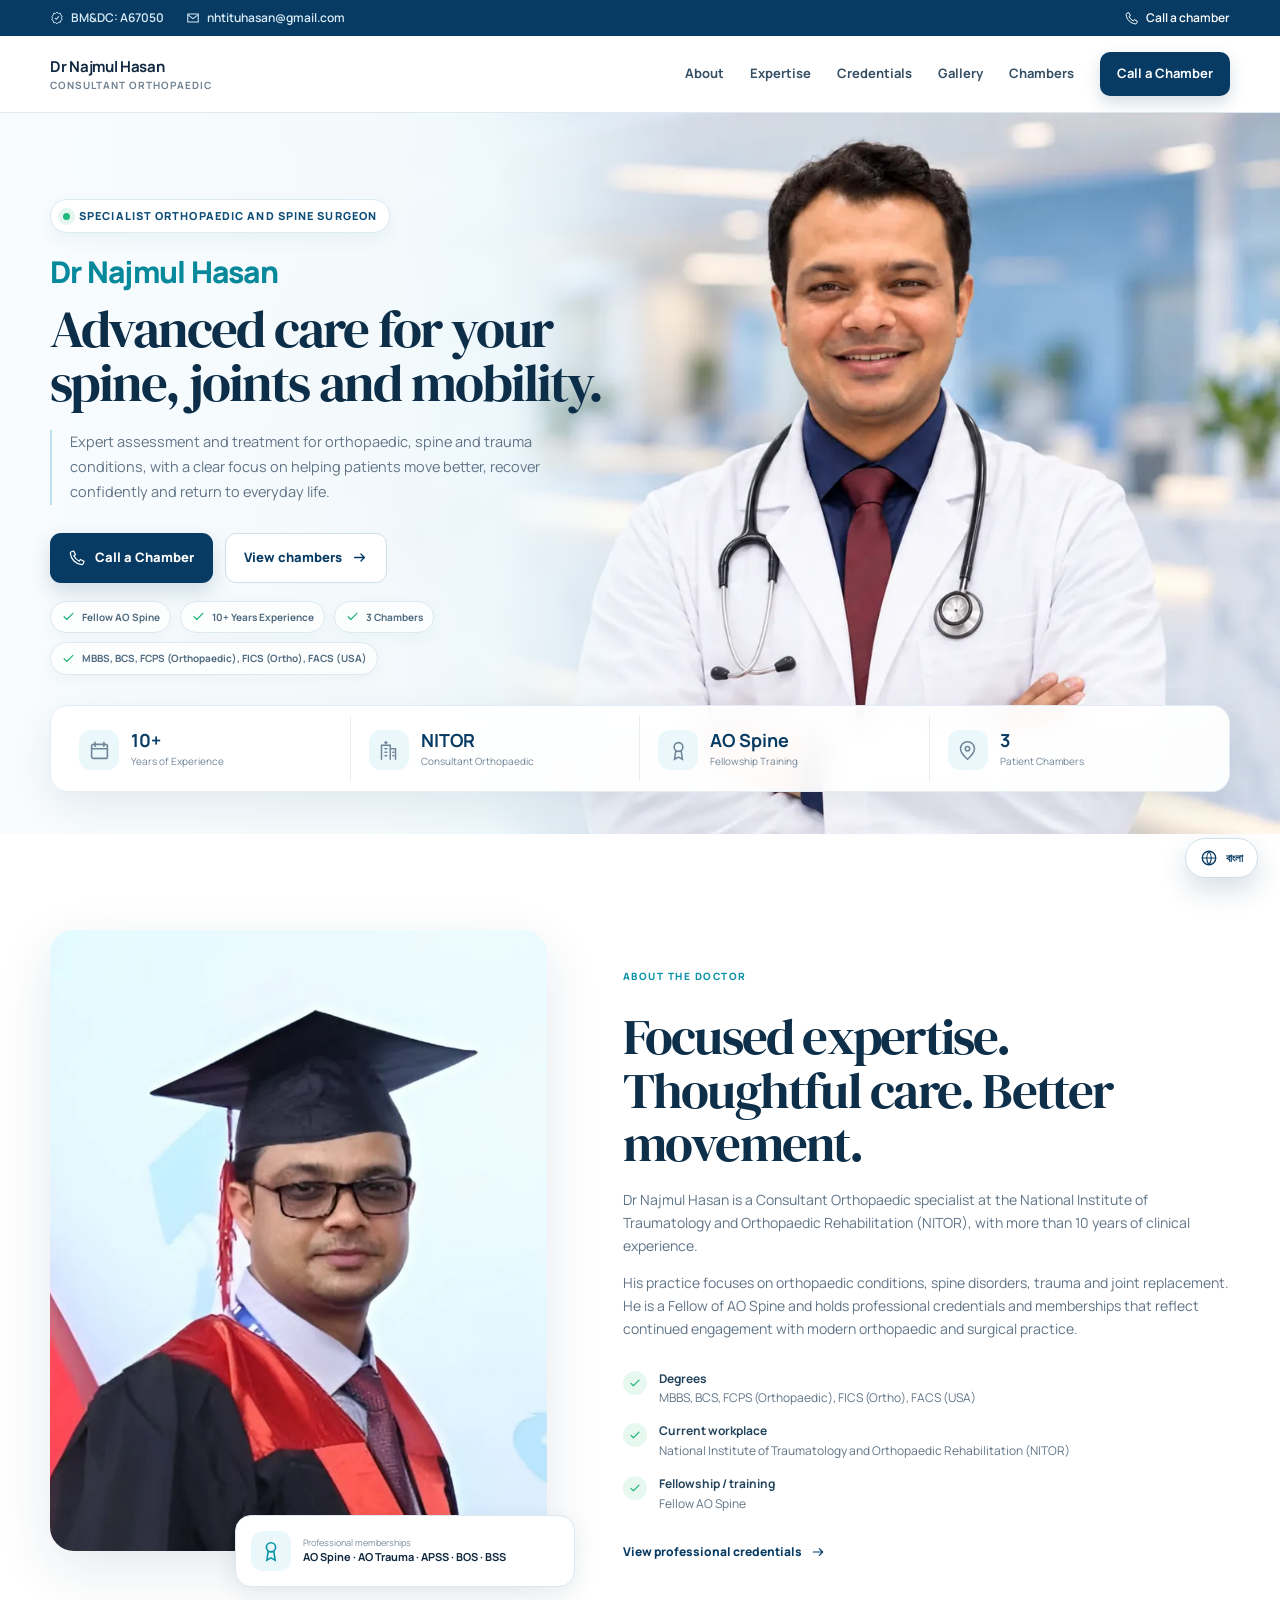
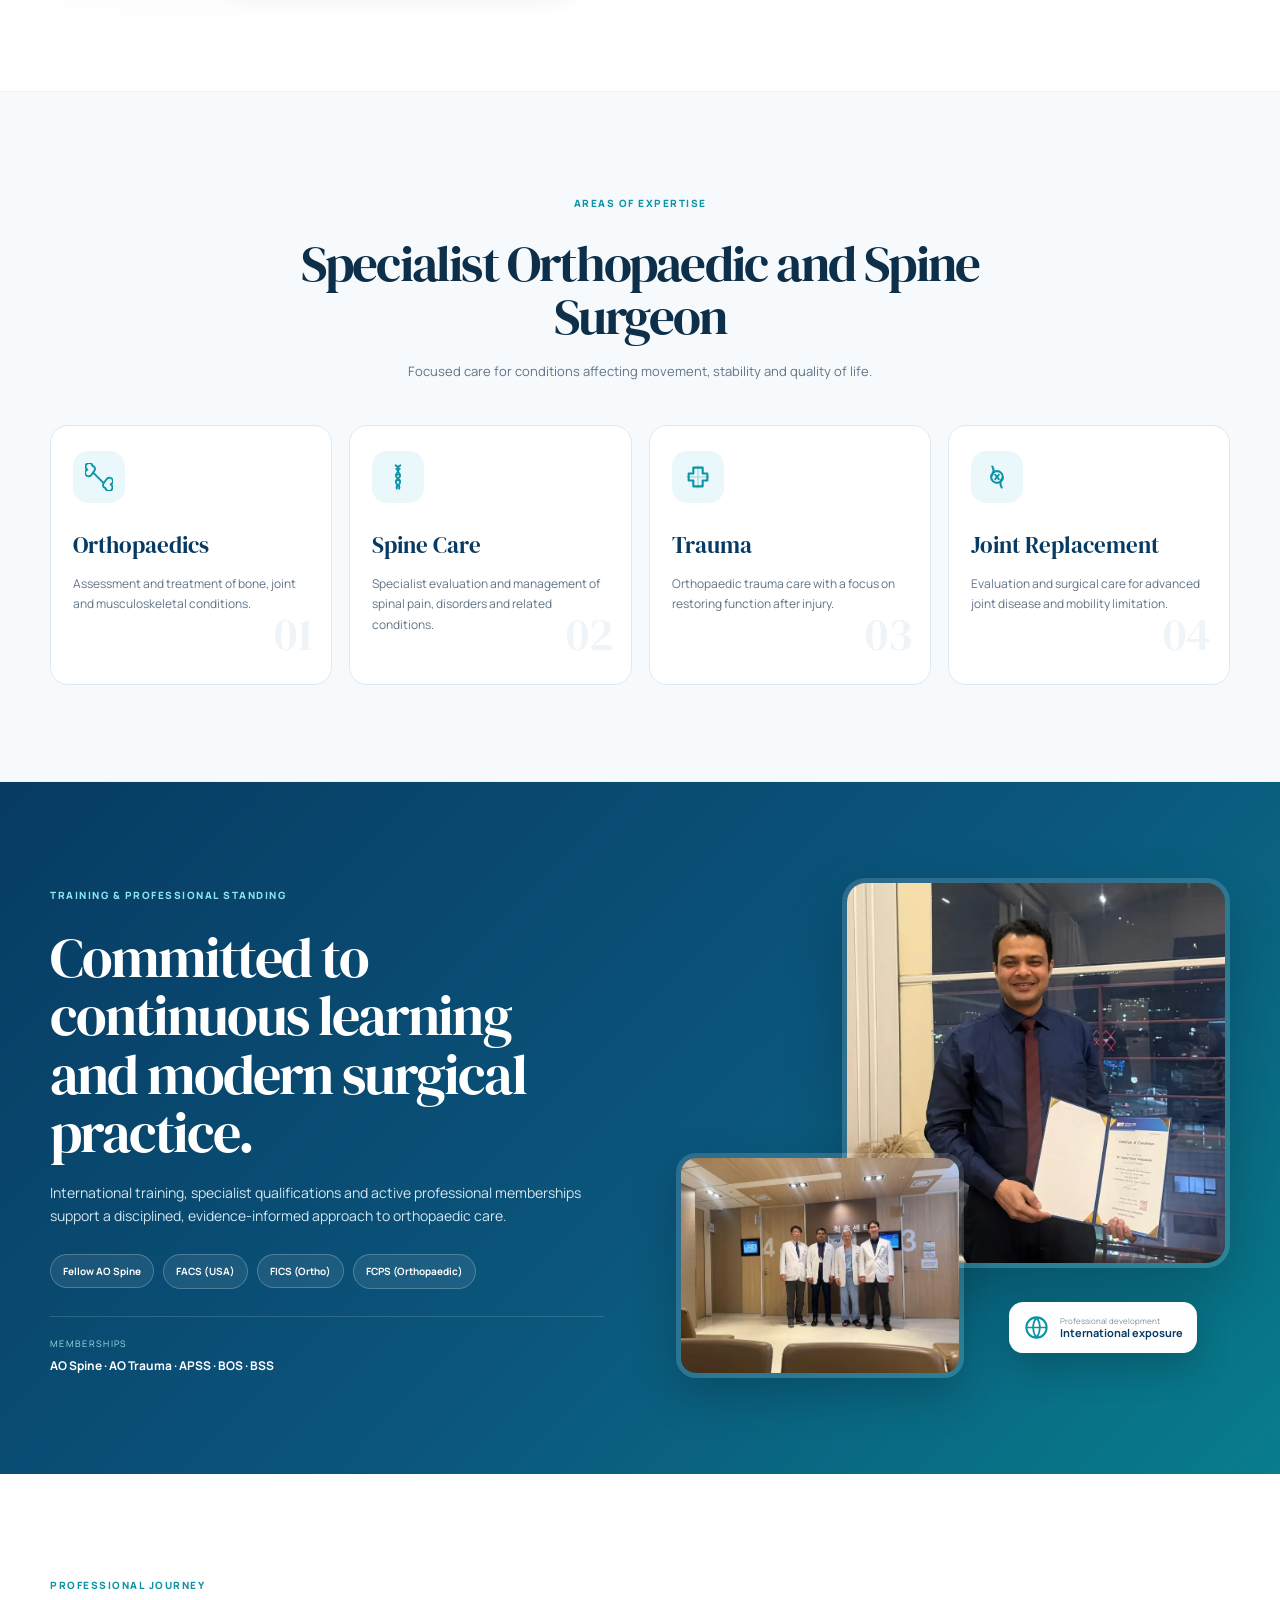
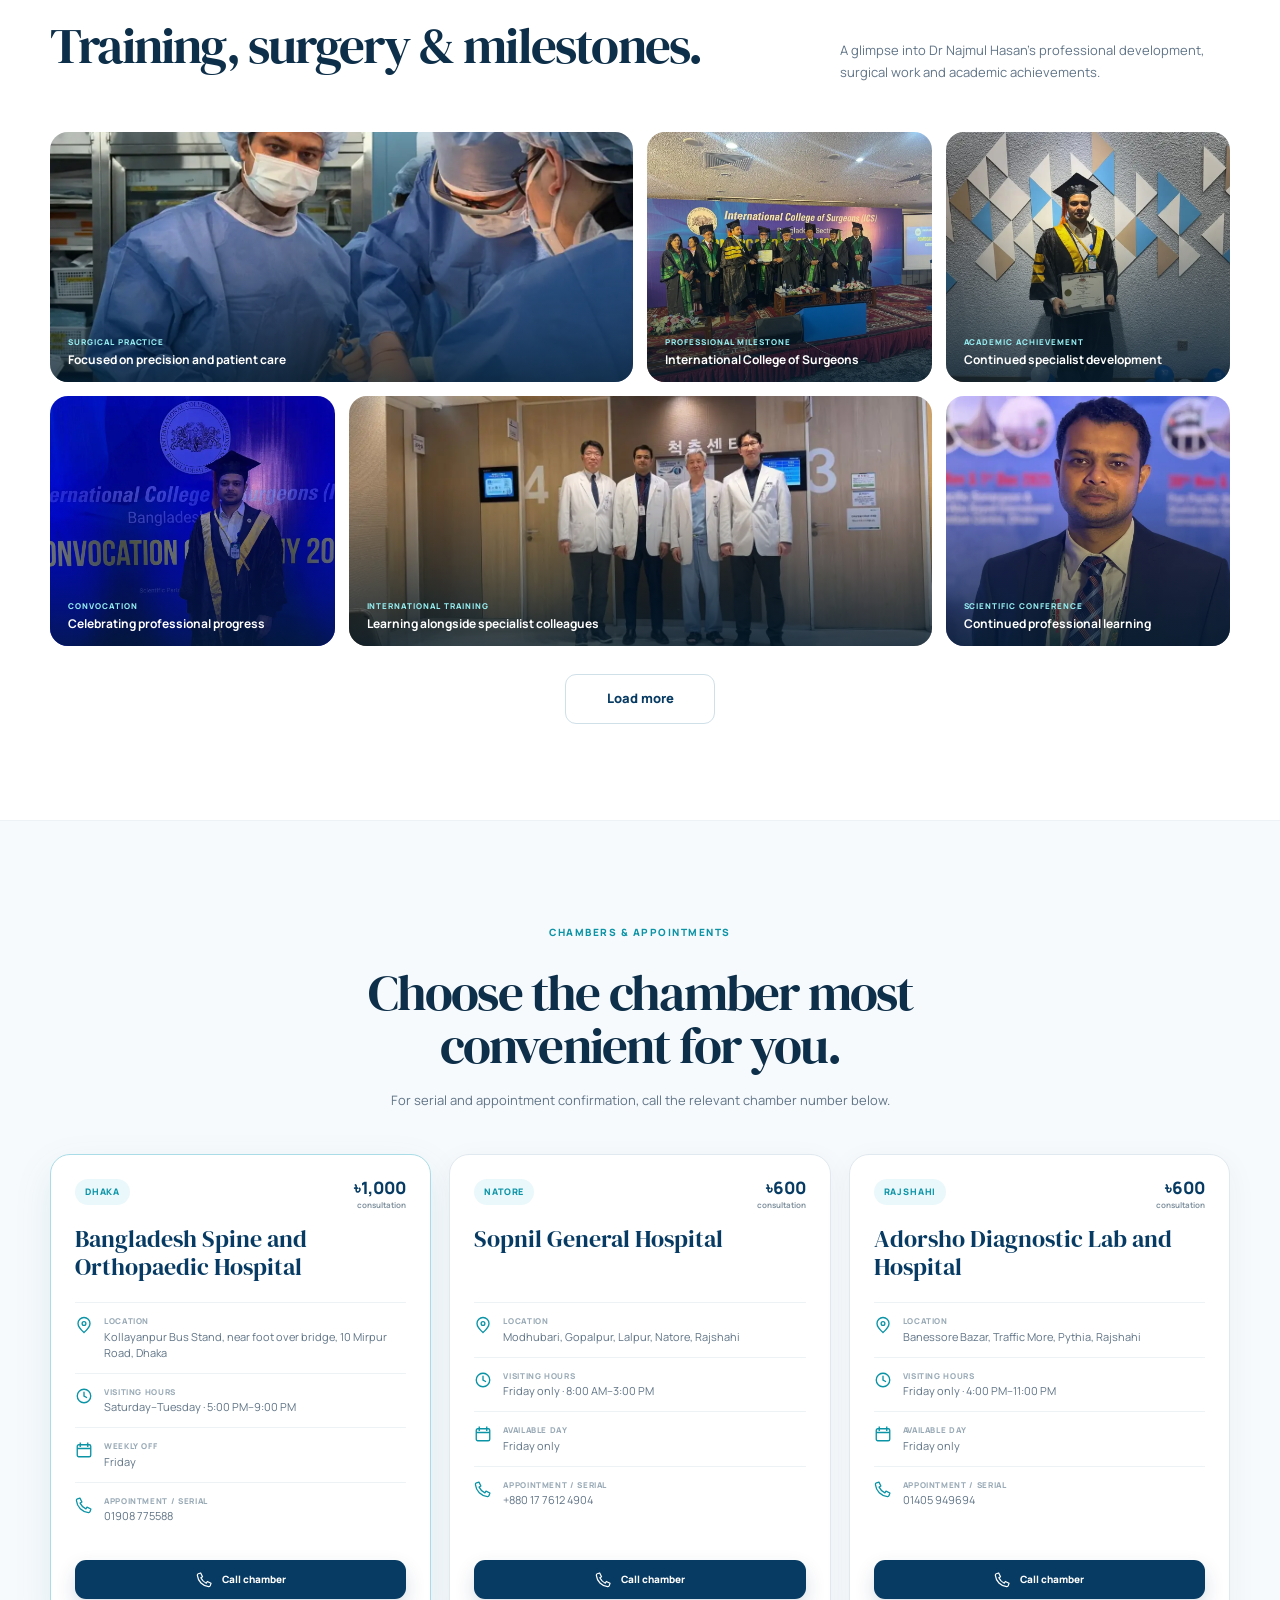
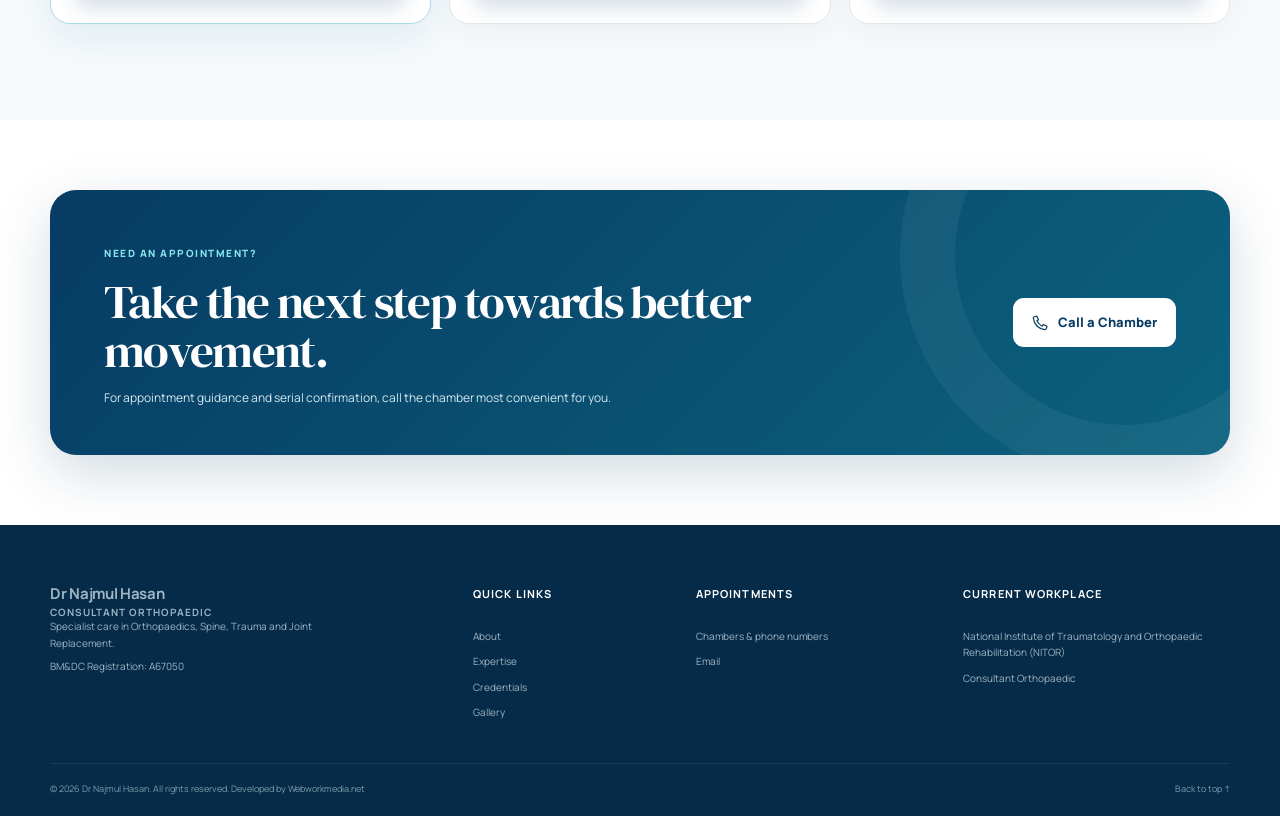
<file: index.html>
<!DOCTYPE html>

<html dir="ltr" lang="en">
<head>
<meta charset="utf-8"/>
<meta content="width=device-width, initial-scale=1" name="viewport"/>
<meta content="Dr Najmul Hasan is a Consultant Orthopaedic at NITOR, specialising in orthopaedics, spine, trauma and joint replacement. View chamber locations, visiting hours and appointment numbers in Dhaka, Natore and Rajshahi." name="description"/>
<meta content="#073b63" name="theme-color"/>
<link href="assets/favicon.svg" rel="icon" type="image/svg+xml"/>
<link href="assets/favicon.svg" rel="shortcut icon" type="image/svg+xml"/>
<link href="assets/favicon-64.png" rel="icon" sizes="64x64" type="image/png"/>
<link href="assets/apple-touch-icon.png" rel="apple-touch-icon" sizes="180x180"/>
<meta content="index,follow,max-image-preview:large,max-snippet:-1,max-video-preview:-1" name="robots"/>
<meta content="index,follow,max-image-preview:large,max-snippet:-1,max-video-preview:-1" name="googlebot"/>
<meta content="Dr Najmul Hasan" name="author"/>
<meta content="telephone=yes" name="format-detection"/>
<link href="./" rel="canonical"/>
<meta content="profile" property="og:type"/>
<meta content="Dr Najmul Hasan" property="og:site_name"/>
<meta content="Dr Najmul Hasan | Orthopaedic &amp; Spine Specialist in Bangladesh" property="og:title"/>
<meta content="Consultant Orthopaedic at NITOR specialising in orthopaedics, spine, trauma and joint replacement. Chambers in Dhaka, Natore and Rajshahi." property="og:description"/>
<meta content="assets/images/doctor-headshot.webp" property="og:image"/>
<meta content="en_BD" property="og:locale"/>
<meta content="bn_BD" property="og:locale:alternate"/>
<meta content="summary_large_image" name="twitter:card"/>
<meta content="Dr Najmul Hasan | Orthopaedic &amp; Spine Specialist" name="twitter:title"/>
<meta content="Consultant Orthopaedic at NITOR specialising in orthopaedics, spine, trauma and joint replacement." name="twitter:description"/>
<meta content="assets/images/doctor-headshot.webp" name="twitter:image"/>
<link as="image" fetchpriority="high" href="assets/images/doctor-hero-background.webp" rel="preload" type="image/webp"/>

<title>Dr Najmul Hasan | Orthopaedic &amp; Spine Specialist in Bangladesh</title>
<link href="https://fonts.googleapis.com" rel="preconnect"/>
<link crossorigin="" href="https://fonts.gstatic.com" rel="preconnect"/>
<link href="https://fonts.googleapis.com/css2?family=DM+Serif+Display&amp;family=Manrope:wght@400;500;600;700;800&amp;family=Noto+Sans+Bengali:wght@400;500;600;700;800&amp;display=swap" rel="stylesheet"/>
<link href="assets/style.css" rel="stylesheet"/>
<script type="application/ld+json">{
  "@context": "https://schema.org",
  "@type": "ProfilePage",
  "name": "Dr Najmul Hasan - Consultant Orthopaedic",
  "url": "./",
  "mainEntity": {
    "@type": "Person",
    "@id": "#dr-najmul-hasan",
    "name": "Dr Najmul Hasan",
    "honorificPrefix": "Dr",
    "image": "assets/images/doctor-headshot.webp",
    "description": "Consultant Orthopaedic specialising in orthopaedics, spine, trauma and joint replacement with more than 10 years of clinical experience.",
    "jobTitle": "Consultant Orthopaedic",
    "email": "mailto:nhtituhasan@gmail.com",
    "telephone": "+8801719166355",
    "identifier": {
      "@type": "PropertyValue",
      "propertyID": "BM&DC Registration",
      "value": "A67050"
    },
    "worksFor": {
      "@type": "Organization",
      "name": "National Institute of Traumatology and Orthopaedic Rehabilitation (NITOR)"
    },
    "knowsAbout": [
      "Orthopaedics",
      "Spine",
      "Trauma",
      "Joint Replacement"
    ],
    "knowsLanguage": [
      "en",
      "bn"
    ],
    "hasCredential": [
      {
        "@type": "EducationalOccupationalCredential",
        "name": "MBBS"
      },
      {
        "@type": "EducationalOccupationalCredential",
        "name": "BCS"
      },
      {
        "@type": "EducationalOccupationalCredential",
        "name": "FCPS (Orthopaedic)"
      },
      {
        "@type": "EducationalOccupationalCredential",
        "name": "FICS (Ortho)"
      },
      {
        "@type": "EducationalOccupationalCredential",
        "name": "FACS (USA)"
      },
      {
        "@type": "EducationalOccupationalCredential",
        "name": "Fellow AO Spine"
      }
    ],
    "memberOf": [
      {
        "@type": "Organization",
        "name": "AO Spine"
      },
      {
        "@type": "Organization",
        "name": "AO Trauma"
      },
      {
        "@type": "Organization",
        "name": "APSS"
      },
      {
        "@type": "Organization",
        "name": "BOS"
      },
      {
        "@type": "Organization",
        "name": "BSS"
      }
    ],
    "workLocation": [
      {
        "@type": "Place",
        "name": "Bangladesh Spine and Orthopaedic Hospital",
        "telephone": "+8801908775588",
        "address": {
          "@type": "PostalAddress",
          "streetAddress": "Kollayanpur Bus Stand, near foot over bridge, 10 Mirpur Road",
          "addressLocality": "Dhaka",
          "addressCountry": "BD"
        }
      },
      {
        "@type": "Place",
        "name": "Sopnil General Hospital",
        "telephone": "+8801776124904",
        "address": {
          "@type": "PostalAddress",
          "streetAddress": "Modhubari, Gopalpur, Lalpur",
          "addressLocality": "Natore",
          "addressRegion": "Rajshahi",
          "addressCountry": "BD"
        }
      },
      {
        "@type": "Place",
        "name": "Adorsho Diagnostic Lab and Hospital",
        "telephone": "+8801405949694",
        "address": {
          "@type": "PostalAddress",
          "streetAddress": "Banessore Bazar, Traffic More, Pythia",
          "addressLocality": "Rajshahi",
          "addressCountry": "BD"
        }
      }
    ]
  }
}</script></head>
<body>
<a class="skip-link" href="#main">Skip to content</a>
<div class="topbar">
<div class="container topbar-inner">
<div class="topbar-left">
<span><svg aria-hidden="true"><use href="#i-badge"></use></svg> BM&amp;DC: A67050</span>
<a href="mailto:nhtituhasan@gmail.com"><svg aria-hidden="true"><use href="#i-mail"></use></svg> nhtituhasan@gmail.com</a>
</div>
<a class="topbar-chambers" href="#chambers"><svg aria-hidden="true"><use href="#i-phone"></use></svg> Call a chamber</a>
</div>
</div>
<header class="site-header" id="home">
<div class="container nav-wrap">
<a aria-label="Dr Najmul Hasan homepage" class="brand" href="#home">

<span class="brand-copy"><strong>Dr Najmul Hasan</strong><small>Consultant Orthopaedic</small></span>
</a>
<button aria-controls="primary-nav" aria-expanded="false" aria-label="Open menu" class="menu-toggle">
<span></span><span></span><span></span>
</button>
<nav aria-label="Primary navigation" class="primary-nav" id="primary-nav">
<a href="#about">About</a>
<a href="#expertise">Expertise</a>
<a href="#credentials">Credentials</a>
<a href="#gallery">Gallery</a>
<a href="#chambers">Chambers</a>
<a class="nav-cta" href="#chambers">Call a Chamber</a>
</nav>
</div>
</header>
<main id="main">
<section class="hero section-pad">
<div class="hero-orb hero-orb-one"></div>
<div class="hero-orb hero-orb-two"></div>
<div class="container hero-grid">
<div class="hero-copy reveal">
<span class="eyebrow"><span class="dot"></span> Specialist Orthopaedic and Spine Surgeon</span>
<h1><span class="hero-name-line">Dr Najmul Hasan </span><span class="hero-title-line">Advanced care for your spine, joints and mobility.</span></h1>
<p class="hero-lead">Expert assessment and treatment for orthopaedic, spine and trauma conditions, with a clear focus on helping patients move better, recover confidently and return to everyday life.</p>
<div class="hero-mobile-media" aria-hidden="true">
  <div class="hero-mobile-media-frame">
    <img alt="Dr Najmul Hasan in a clinical setting" src="assets/images/doctor-hero-background.webp" width="1600" height="900" loading="eager" decoding="async"/>
  </div>
</div>
<div class="hero-actions">
<a class="btn btn-primary" href="#chambers"><svg aria-hidden="true"><use href="#i-phone"></use></svg> Call a Chamber</a>
<a class="btn btn-secondary" href="#chambers">View chambers <svg aria-hidden="true"><use href="#i-arrow"></use></svg></a>
</div>
<div class="hero-trust">
<span><svg aria-hidden="true"><use href="#i-check"></use></svg> Fellow AO Spine</span>
<span><svg aria-hidden="true"><use href="#i-check"></use></svg> 10+ Years Experience</span>
<span><svg aria-hidden="true"><use href="#i-check"></use></svg> 3 Chambers</span>
<span class="hero-trust-qualifications"><svg aria-hidden="true"><use href="#i-check"></use></svg> MBBS, BCS, FCPS (Orthopaedic), FICS (Ortho), FACS (USA)</span>
</div>
</div>
</div>
<div aria-label="Professional highlights" class="container hero-stats reveal delay-2">
<article><span class="stat-icon"><svg aria-hidden="true"><use href="#i-calendar"></use></svg></span><div><strong>10+</strong><span>Years of Experience</span></div></article>
<article><span class="stat-icon"><svg aria-hidden="true"><use href="#i-hospital"></use></svg></span><div><strong>NITOR</strong><span>Consultant Orthopaedic</span></div></article>
<article><span class="stat-icon"><svg aria-hidden="true"><use href="#i-award"></use></svg></span><div><strong>AO Spine</strong><span>Fellowship Training</span></div></article>
<article><span class="stat-icon"><svg aria-hidden="true"><use href="#i-pin"></use></svg></span><div><strong>3</strong><span>Patient Chambers</span></div></article>
</div>
</section>
<section class="about section-pad" id="about">
<div class="container about-grid">
<div class="about-media reveal">
<div class="about-main-img">
<img alt="Dr Najmul Hasan in academic graduation attire" decoding="async" height="1000" loading="lazy" src="assets/images/about-graduation.webp" width="1000"/>
</div>
<div class="about-mini-card">
<span class="mini-icon"><svg aria-hidden="true"><use href="#i-award"></use></svg></span>
<div><small>Professional memberships</small><strong>AO Spine · AO Trauma · APSS · BOS · BSS</strong></div>
</div>
</div>
<div class="about-copy reveal delay-1">
<span class="section-kicker">About the doctor</span>
<h2>Focused expertise. Thoughtful care. Better movement.</h2>
<p>Dr Najmul Hasan is a Consultant Orthopaedic specialist at the National Institute of Traumatology and Orthopaedic Rehabilitation (NITOR), with more than 10 years of clinical experience.</p>
<p>His practice focuses on orthopaedic conditions, spine disorders, trauma and joint replacement. He is a Fellow of AO Spine and holds professional credentials and memberships that reflect continued engagement with modern orthopaedic and surgical practice.</p>
<div class="credential-list">
<div><span class="check"><svg aria-hidden="true"><use href="#i-check"></use></svg></span><p><strong>Degrees</strong><br/>MBBS, BCS, FCPS (Orthopaedic), FICS (Ortho), FACS (USA)</p></div>
<div><span class="check"><svg aria-hidden="true"><use href="#i-check"></use></svg></span><p><strong>Current workplace</strong><br/>National Institute of Traumatology and Orthopaedic Rehabilitation (NITOR)</p></div>
<div><span class="check"><svg aria-hidden="true"><use href="#i-check"></use></svg></span><p><strong>Fellowship / training</strong><br/>Fellow AO Spine</p></div>
</div>
<a class="text-link" href="#credentials">View professional credentials <svg aria-hidden="true"><use href="#i-arrow"></use></svg></a>
</div>
</div>
</section>
<section class="expertise section-pad" id="expertise">
<div class="container">
<div class="section-heading centered reveal">
<span class="section-kicker">Areas of expertise</span>
<h2>Specialist Orthopaedic and Spine Surgeon</h2>
<p>Focused care for conditions affecting movement, stability and quality of life.</p>
</div>
<div class="expertise-grid">
<article class="service-card reveal"><span class="service-icon"><svg aria-hidden="true"><use href="#i-bone"></use></svg></span><h3>Orthopaedics</h3><p>Assessment and treatment of bone, joint and musculoskeletal conditions.</p><span class="service-number">01</span></article>
<article class="service-card reveal delay-1"><span class="service-icon"><svg aria-hidden="true"><use href="#i-spine"></use></svg></span><h3>Spine Care</h3><p>Specialist evaluation and management of spinal pain, disorders and related conditions.</p><span class="service-number">02</span></article>
<article class="service-card reveal delay-2"><span class="service-icon"><svg aria-hidden="true"><use href="#i-trauma"></use></svg></span><h3>Trauma</h3><p>Orthopaedic trauma care with a focus on restoring function after injury.</p><span class="service-number">03</span></article>
<article class="service-card reveal delay-3"><span class="service-icon"><svg aria-hidden="true"><use href="#i-joint"></use></svg></span><h3>Joint Replacement</h3><p>Evaluation and surgical care for advanced joint disease and mobility limitation.</p><span class="service-number">04</span></article>
</div>
</div>
</section>
<section class="credentials section-pad" id="credentials">
<div class="container credentials-grid">
<div class="credentials-copy reveal">
<span class="section-kicker light">Training &amp; professional standing</span>
<h2>Committed to continuous learning and modern surgical practice.</h2>
<p>International training, specialist qualifications and active professional memberships support a disciplined, evidence-informed approach to orthopaedic care.</p>
<div class="credential-pills">
<span>Fellow AO Spine</span><span>FACS (USA)</span><span>FICS (Ortho)</span><span>FCPS (Orthopaedic)</span>
</div>
<div class="membership-row">
<small>MEMBERSHIPS</small>
<strong>AO Spine · AO Trauma · APSS · BOS · BSS</strong>
</div>
</div>
<div class="credentials-media reveal delay-1">
<img alt="Dr Najmul Hasan holding a certificate of completion" class="cred-img-main" decoding="async" height="1280" loading="lazy" src="assets/images/certificate.webp" width="960"/>
<img alt="Dr Najmul Hasan with medical colleagues during international training" class="cred-img-small" decoding="async" height="960" loading="lazy" src="assets/images/international-training.webp" width="1280"/>
<div class="cred-tag"><svg aria-hidden="true"><use href="#i-globe"></use></svg><span><small>Professional development</small><strong>International exposure</strong></span></div>
</div>
</div>
</section>
<section class="gallery section-pad" id="gallery">
<div class="container">
<div class="section-heading split reveal">
<div><span class="section-kicker">Professional journey</span><h2>Training, surgery &amp; milestones.</h2></div>
<p>A glimpse into Dr Najmul Hasan's professional development, surgical work and academic achievements.</p>
</div>
<div class="gallery-grid">
<figure class="gallery-card gallery-wide reveal"><img alt="Dr Najmul Hasan participating in an orthopaedic surgery" decoding="async" height="960" loading="lazy" src="assets/images/surgery.webp" width="1280"/><figcaption><span>Surgical Practice</span><strong>Focused on precision and patient care</strong></figcaption></figure>
<figure class="gallery-card reveal delay-1"><img alt="Dr Najmul Hasan at an International College of Surgeons ceremony" decoding="async" height="960" loading="lazy" src="assets/images/ics-ceremony.webp" width="1280"/><figcaption><span>Professional Milestone</span><strong>International College of Surgeons</strong></figcaption></figure>
<figure class="gallery-card reveal delay-2"><img alt="Dr Najmul Hasan at a graduation ceremony" decoding="async" height="1280" loading="lazy" src="assets/images/graduation.webp" width="960"/><figcaption><span>Academic Achievement</span><strong>Continued specialist development</strong></figcaption></figure>
<figure class="gallery-card reveal"><img alt="Dr Najmul Hasan at an International College of Surgeons convocation" decoding="async" height="960" loading="lazy" src="assets/images/ics-convocation.webp" width="1280"/><figcaption><span>Convocation</span><strong>Celebrating professional progress</strong></figcaption></figure>
<figure class="gallery-card gallery-wide reveal delay-1"><img alt="Dr Najmul Hasan with colleagues during international medical training" decoding="async" height="960" loading="lazy" src="assets/images/international-training.webp" width="1280"/><figcaption><span>International Training</span><strong>Learning alongside specialist colleagues</strong></figcaption></figure>
<figure class="gallery-card reveal delay-2"><img alt="Dr Najmul Hasan attending a scientific medical conference" decoding="async" height="960" loading="lazy" src="assets/images/conference-portrait.webp" width="1280"/><figcaption><span>Scientific Conference</span><strong>Continued professional learning</strong></figcaption></figure>

<figure class="gallery-card gallery-wide gallery-extra" hidden><img alt="BOFAS Principles of Foot and Ankle Surgery course certificate awarded to Dr Najmul Hasan" decoding="async" height="706" loading="lazy" src="assets/images/bofas-foot-ankle-course.webp" width="1280"/><figcaption><span>Foot &amp; Ankle Surgery Course</span><strong>BOFAS course participation</strong></figcaption></figure>
<figure class="gallery-card gallery-extra gallery-top" hidden><img alt="Dr Najmul Hasan during BOFAS hands-on foot and ankle surgical training" decoding="async" height="1280" loading="lazy" src="assets/images/bofas-hands-on-training.webp" width="960"/><figcaption><span>Hands-on Surgical Training</span><strong>Learning with international faculty</strong></figcaption></figure>
<figure class="gallery-card gallery-wide gallery-extra" hidden><img alt="International College of Surgeons fellowship certificate in Orthopedic Surgery awarded to Dr Najmul Hasan" decoding="async" height="1033" loading="lazy" src="assets/images/ics-fellowship-certificate.webp" width="1280"/><figcaption><span>Fellowship Achievement</span><strong>Fellow, International College of Surgeons</strong></figcaption></figure>
<figure class="gallery-card gallery-extra gallery-top" hidden><img alt="Dr Najmul Hasan participating in practical orthopaedic surgical skills training" decoding="async" height="810" loading="lazy" src="assets/images/surgical-skills-training.webp" width="1080"/><figcaption><span>Surgical Skills Training</span><strong>Practical orthopaedic training</strong></figcaption></figure>
<figure class="gallery-card gallery-extra gallery-top" hidden><img alt="Dr Najmul Hasan at the Korean Society of Spine Surgery 40th Anniversary meeting in 2024" decoding="async" height="810" loading="lazy" src="assets/images/ksss-2024.webp" width="1280"/><figcaption><span>Spine Surgery Conference</span><strong>KSSS 40th Anniversary, 2024</strong></figcaption></figure>
<figure class="gallery-card gallery-wide gallery-extra" hidden><img alt="AO Trauma Advanced Principles of Fracture Management course certificate awarded to Najmul Hasan" decoding="async" height="854" loading="lazy" src="assets/images/ao-trauma-fracture-management.webp" width="1200"/><figcaption><span>AO Trauma Training</span><strong>Advanced Principles of Fracture Management</strong></figcaption></figure>
<figure class="gallery-card gallery-extra" hidden><img alt="AO Recon Principles of Total Hip and Knee Arthroplasty seminar certificate awarded to Najmul Hasan" decoding="async" height="888" loading="lazy" src="assets/images/ao-recon-arthroplasty.webp" width="1280"/><figcaption><span>AO Recon Seminar</span><strong>Hip and Knee Arthroplasty</strong></figcaption></figure>
<figure class="gallery-card gallery-wide gallery-extra gallery-top" hidden><img alt="Dr Najmul Hasan with surgical colleagues at a professional medical meeting" decoding="async" height="659" loading="lazy" src="assets/images/professional-collaboration.webp" width="1024"/><figcaption><span>Professional Collaboration</span><strong>Meeting with surgical colleagues</strong></figcaption></figure>
<figure class="gallery-card gallery-extra" hidden><img alt="AO Spine Advanced Seminar certificate for Degenerative Spine, Lumbar and Cervical awarded to Najmul Hasan" decoding="async" height="923" loading="lazy" src="assets/images/ao-spine-advanced-seminar.webp" width="1280"/><figcaption><span>AO Spine Advanced Seminar</span><strong>Degenerative Spine, Lumbar and Cervical</strong></figcaption></figure>
<figure class="gallery-card gallery-wide gallery-extra gallery-top" hidden><img alt="Dr Najmul Hasan with colleagues at an AO Spine professional meeting" decoding="async" height="810" loading="lazy" src="assets/images/ao-spine-professional-meeting.webp" width="1080"/><figcaption><span>AO Spine Professional Meeting</span><strong>Continued specialist development</strong></figcaption></figure>
<figure class="gallery-card gallery-extra gallery-top" hidden><img alt="Dr Najmul Hasan presenting at an international spine conference" decoding="async" height="651" loading="lazy" src="assets/images/international-spine-conference.webp" width="809"/><figcaption><span>International Spine Conference</span><strong>Scientific presentation and professional exchange</strong></figcaption></figure>
<figure class="gallery-card gallery-wide gallery-extra gallery-top" hidden><img alt="Dr Najmul Hasan with colleagues during a professional surgical training programme" decoding="async" height="812" loading="lazy" src="assets/images/professional-training-group.webp" width="1080"/><figcaption><span>Professional Training</span><strong>Learning alongside surgical colleagues</strong></figcaption></figure>
<figure class="gallery-card gallery-wide gallery-extra" hidden><img alt="AO Spine Principles Course Scoliosis certificate awarded to Najmul Hasan" decoding="async" height="803" loading="lazy" src="assets/images/ao-spine-scoliosis-course.webp" width="1080"/><figcaption><span>AO Spine Principles Course</span><strong>Scoliosis, Dhaka 2022</strong></figcaption></figure>
<figure class="gallery-card gallery-wide gallery-extra gallery-top" hidden><img alt="Dr Najmul Hasan with colleagues at a professional medical meeting" decoding="async" height="960" loading="lazy" src="assets/images/professional-meeting-group.webp" width="1280"/><figcaption><span>Professional Meeting</span><strong>Continuing education and professional exchange</strong></figcaption></figure>
<figure class="gallery-card gallery-wide gallery-extra gallery-top" hidden><img alt="Dr Najmul Hasan presenting at BSSCON 2023 International Spine Conference" decoding="async" height="900" loading="lazy" src="assets/images/bsscon-2023-presentation.webp" width="1200"/><figcaption><span>Scientific Presentation</span><strong>BSSCON 2023 International Spine Conference</strong></figcaption></figure>
<figure class="gallery-card gallery-extra gallery-top" hidden><img alt="Dr Najmul Hasan with a colleague during an earlier professional milestone" decoding="async" height="1280" loading="lazy" src="assets/images/professional-journey-colleague.webp" width="720"/><figcaption><span>Professional Journey</span><strong>An earlier milestone in medical training</strong></figcaption></figure>
</div>

<div class="gallery-more-wrap"><button class="btn btn-secondary gallery-load-more" type="button" aria-expanded="false" aria-controls="gallery">Load more</button></div>
</div>
</section>
<div class="gallery-lightbox" aria-hidden="true" role="dialog" aria-modal="true" aria-label="Gallery image preview">
  <button class="gallery-lightbox-close" type="button" aria-label="Close image preview">&times;</button>
  <button class="gallery-lightbox-nav gallery-lightbox-prev" type="button" aria-label="Previous image">&#8249;</button>
  <div class="gallery-lightbox-content">
    <img class="gallery-lightbox-image" alt=""/>
    <div class="gallery-lightbox-caption"></div>
  </div>
  <button class="gallery-lightbox-nav gallery-lightbox-next" type="button" aria-label="Next image">&#8250;</button>
</div>
<section class="chambers section-pad" id="chambers">
<div class="container">
<div class="section-heading centered reveal">
<span class="section-kicker">Chambers &amp; appointments</span>
<h2>Choose the chamber most convenient for you.</h2>
<p>For serial and appointment confirmation, call the relevant chamber number below.</p>
</div>
<div class="chamber-grid">
<article class="chamber-card featured reveal">
<div class="chamber-top"><span class="chamber-badge">Dhaka</span><span class="fee">৳1,000 <small>consultation</small></span></div>
<h3>Bangladesh Spine and Orthopaedic Hospital</h3>
<ul class="chamber-details">
<li><svg aria-hidden="true"><use href="#i-pin"></use></svg><span><small>Location</small>Kollayanpur Bus Stand, near foot over bridge, 10 Mirpur Road, Dhaka</span></li>
<li><svg aria-hidden="true"><use href="#i-clock"></use></svg><span><small>Visiting hours</small>Saturday–Tuesday · 5:00 PM–9:00 PM</span></li>
<li><svg aria-hidden="true"><use href="#i-calendar"></use></svg><span><small>Weekly off</small>Friday</span></li>
<li><svg aria-hidden="true"><use href="#i-phone"></use></svg><span><small>Appointment / Serial</small>01908 775588</span></li>
</ul>
<div class="chamber-actions"><a class="btn btn-primary btn-small" href="tel:+8801908775588"><svg aria-hidden="true"><use href="#i-phone"></use></svg> Call chamber</a></div>
</article>
<article class="chamber-card reveal delay-1">
<div class="chamber-top"><span class="chamber-badge">Natore</span><span class="fee">৳600 <small>consultation</small></span></div>
<h3>Sopnil General Hospital</h3>
<ul class="chamber-details">
<li><svg aria-hidden="true"><use href="#i-pin"></use></svg><span><small>Location</small>Modhubari, Gopalpur, Lalpur, Natore, Rajshahi</span></li>
<li><svg aria-hidden="true"><use href="#i-clock"></use></svg><span><small>Visiting hours</small>Friday only · 8:00 AM–3:00 PM</span></li>
<li><svg aria-hidden="true"><use href="#i-calendar"></use></svg><span><small>Available day</small>Friday only</span></li>
<li><svg aria-hidden="true"><use href="#i-phone"></use></svg><span><small>Appointment / Serial</small>+880 17 7612 4904</span></li>
</ul>
<div class="chamber-actions"><a class="btn btn-primary btn-small" href="tel:+8801776124904"><svg aria-hidden="true"><use href="#i-phone"></use></svg> Call chamber</a></div>
</article>
<article class="chamber-card reveal delay-2">
<div class="chamber-top"><span class="chamber-badge">Rajshahi</span><span class="fee">৳600 <small>consultation</small></span></div>
<h3>Adorsho Diagnostic Lab and Hospital</h3>
<ul class="chamber-details">
<li><svg aria-hidden="true"><use href="#i-pin"></use></svg><span><small>Location</small>Banessore Bazar, Traffic More, Pythia, Rajshahi</span></li>
<li><svg aria-hidden="true"><use href="#i-clock"></use></svg><span><small>Visiting hours</small>Friday only · 4:00 PM–11:00 PM</span></li>
<li><svg aria-hidden="true"><use href="#i-calendar"></use></svg><span><small>Available day</small>Friday only</span></li>
<li><svg aria-hidden="true"><use href="#i-phone"></use></svg><span><small>Appointment / Serial</small>01405 949694</span></li>
</ul>
<div class="chamber-actions"><a class="btn btn-primary btn-small" href="tel:+8801405949694"><svg aria-hidden="true"><use href="#i-phone"></use></svg> Call chamber</a></div>
</article>
</div>
</div>
</section>
<section class="contact-cta section-pad">
<div class="container cta-panel reveal">
<div class="cta-copy"><span class="section-kicker light">Need an appointment?</span><h2>Take the next step towards better movement.</h2><p>For appointment guidance and serial confirmation, call the chamber most convenient for you.</p></div>
<div class="cta-actions"><a class="btn btn-white" href="#chambers"><svg aria-hidden="true"><use href="#i-phone"></use></svg> Call a Chamber</a></div>
</div>
</section>
</main>
<footer class="footer">
<div class="container footer-grid">
<div class="footer-brand">
<a class="brand brand-light" href="#home"><span class="brand-copy"><strong>Dr Najmul Hasan</strong><small>Consultant Orthopaedic</small></span></a>
<p>Specialist care in Orthopaedics, Spine, Trauma and Joint Replacement.</p>
<span class="bmdc-footer">BM&amp;DC Registration: A67050</span>
</div>
<div><h4>Quick links</h4><a href="#about">About</a><a href="#expertise">Expertise</a><a href="#credentials">Credentials</a><a href="#gallery">Gallery</a></div>
<div><h4>Appointments</h4><a href="#chambers">Chambers &amp; phone numbers</a><a href="mailto:nhtituhasan@gmail.com">Email</a></div>
<div><h4>Current workplace</h4><p>National Institute of Traumatology and Orthopaedic Rehabilitation (NITOR)</p><span>Consultant Orthopaedic</span></div>
</div>
<div class="container footer-bottom"><span>© <span id="year"></span> Dr Najmul Hasan. All rights reserved. Developed by <a href="https://webworkmedia.net" target="_blank" rel="noopener noreferrer">Webworkmedia.net</a></span><a href="#home">Back to top ↑</a></div>
</footer>
<button aria-label="Translate key information to Bangla" aria-pressed="false" class="floating-translate" type="button"><svg aria-hidden="true"><use href="#i-globe"></use></svg><span>বাংলা</span></button>
<svg aria-hidden="true" class="svg-sprite" height="0" width="0">
<symbol id="i-mail" viewbox="0 0 24 24"><path d="M3 5h18v14H3z" fill="none" rx="2" stroke="currentColor" stroke-width="1.8"></path><path d="m4 7 8 6 8-6" fill="none" stroke="currentColor" stroke-width="1.8"></path></symbol>
<symbol id="i-badge" viewbox="0 0 24 24"><path d="M12 2l2.4 2.1 3.2-.2.7 3.1 2.6 1.8-1.3 2.9 1.3 2.9-2.6 1.8-.7 3.1-3.2-.2L12 22l-2.4-2.1-3.2.2-.7-3.1-2.6-1.8 1.3-2.9-1.3-2.9L5.7 7l.7-3.1 3.2.2z" fill="none" stroke="currentColor" stroke-width="1.6"></path><path d="m8.5 12 2.2 2.2 4.8-5" fill="none" stroke="currentColor" stroke-width="1.8"></path></symbol>
<symbol id="i-arrow" viewbox="0 0 24 24"><path d="M5 12h14M14 7l5 5-5 5" fill="none" stroke="currentColor" stroke-linecap="round" stroke-linejoin="round" stroke-width="1.8"></path></symbol>
<symbol id="i-check" viewbox="0 0 24 24"><path d="m5 12.5 4.2 4.2L19 7" fill="none" stroke="currentColor" stroke-linecap="round" stroke-linejoin="round" stroke-width="2"></path></symbol>
<symbol id="i-award" viewbox="0 0 24 24"><circle cx="12" cy="8" fill="none" r="5" stroke="currentColor" stroke-width="1.8"></circle><path d="M9 12.2 7.5 22 12 19.5 16.5 22 15 12.2" fill="none" stroke="currentColor" stroke-width="1.8"></path></symbol>
<symbol id="i-calendar" viewbox="0 0 24 24"><rect fill="none" height="16" rx="2" stroke="currentColor" stroke-width="1.8" width="18" x="3" y="5"></rect><path d="M7 2v6M17 2v6M3 10h18" fill="none" stroke="currentColor" stroke-width="1.8"></path></symbol>
<symbol id="i-hospital" viewbox="0 0 24 24"><path d="M4 22V6h10v16M14 10h6v12M8 10h2M8 14h2M8 18h2M17 14h1M17 18h1" fill="none" stroke="currentColor" stroke-linecap="round" stroke-width="1.7"></path><path d="M7 3h4M9 1v4" stroke="currentColor" stroke-width="1.7"></path></symbol>
<symbol id="i-pin" viewbox="0 0 24 24"><path d="M20 10c0 5-8 12-8 12S4 15 4 10a8 8 0 1 1 16 0z" fill="none" stroke="currentColor" stroke-width="1.8"></path><circle cx="12" cy="10" fill="none" r="2.5" stroke="currentColor" stroke-width="1.8"></circle></symbol>
<symbol id="i-clock" viewbox="0 0 24 24"><circle cx="12" cy="12" fill="none" r="9" stroke="currentColor" stroke-width="1.8"></circle><path d="M12 7v5l3.5 2" fill="none" stroke="currentColor" stroke-linecap="round" stroke-width="1.8"></path></symbol>
<symbol id="i-phone" viewbox="0 0 24 24"><path d="M6.6 2.8 9.2 8 6.8 9.5a16.8 16.8 0 0 0 7.7 7.7l1.5-2.4 5.2 2.6-1.1 3.3c-.3.9-1.2 1.5-2.2 1.4C9.2 21.1 2.9 14.8 1.9 6.1c-.1-1 .5-1.9 1.4-2.2z" fill="none" stroke="currentColor" stroke-linejoin="round" stroke-width="1.7"></path></symbol>
<symbol id="i-globe" viewbox="0 0 24 24"><circle cx="12" cy="12" fill="none" r="9" stroke="currentColor" stroke-width="1.8"></circle><path d="M3 12h18M12 3a15 15 0 0 1 0 18M12 3a15 15 0 0 0 0 18" fill="none" stroke="currentColor" stroke-width="1.5"></path></symbol>
<symbol id="i-bone" viewbox="0 0 24 24"><path d="M7.2 8.4 15.6 16.8M5.6 10A3 3 0 1 1 2 5.6a3 3 0 1 1 4.4-3.2A3 3 0 0 1 8.4 6l-2.8 4zM18.4 14A3 3 0 1 1 22 18.4a3 3 0 1 1-4.4 3.2 3 3 0 0 1-2-3.6l2.8-4z" fill="none" stroke="currentColor" stroke-linecap="round" stroke-linejoin="round" stroke-width="1.6"></path></symbol>
<symbol id="i-spine" viewbox="0 0 24 24"><path d="M10 2c3 1.6 3.5 4.2 1.4 6.2-2 2-1.3 4.1.7 5.3 2.2 1.3 2.3 4.1.2 5.2-1.4.8-1.8 2-1.3 3.3M14 2c-3 1.6-3.5 4.2-1.4 6.2 2 2 1.3 4.1-.7 5.3-2.2 1.3-2.3 4.1-.2 5.2 1.4.8 1.8 2 1.3 3.3" fill="none" stroke="currentColor" stroke-linecap="round" stroke-width="1.6"></path><path d="M9.8 5h4.4M9.8 10h4.4M9.7 15h4.6M10.3 20h3.4" stroke="currentColor" stroke-width="1.3"></path></symbol>
<symbol id="i-trauma" viewbox="0 0 24 24"><path d="M12 2v20M2 12h20" fill="none" opacity=".25" stroke="currentColor" stroke-width="1.4"></path><path d="M8 4h8v5h4v6h-4v5H8v-5H4V9h4z" fill="none" stroke="currentColor" stroke-linejoin="round" stroke-width="1.8"></path></symbol>
<symbol id="i-joint" viewbox="0 0 24 24"><path d="M8 3c1.8 3.2 1.4 5.8-.9 8.1M16 21c-1.8-3.2-1.4-5.8.9-8.1" fill="none" stroke="currentColor" stroke-linecap="round" stroke-width="1.8"></path><circle cx="12" cy="12" fill="none" r="5" stroke="currentColor" stroke-width="1.8"></circle><path d="M10 9.5 14 14.5M14 9.5 10 14.5" stroke="currentColor" stroke-width="1.5"></path></symbol>
</svg>
<script src="assets/script.js"></script>
</body>
</html>
</file>
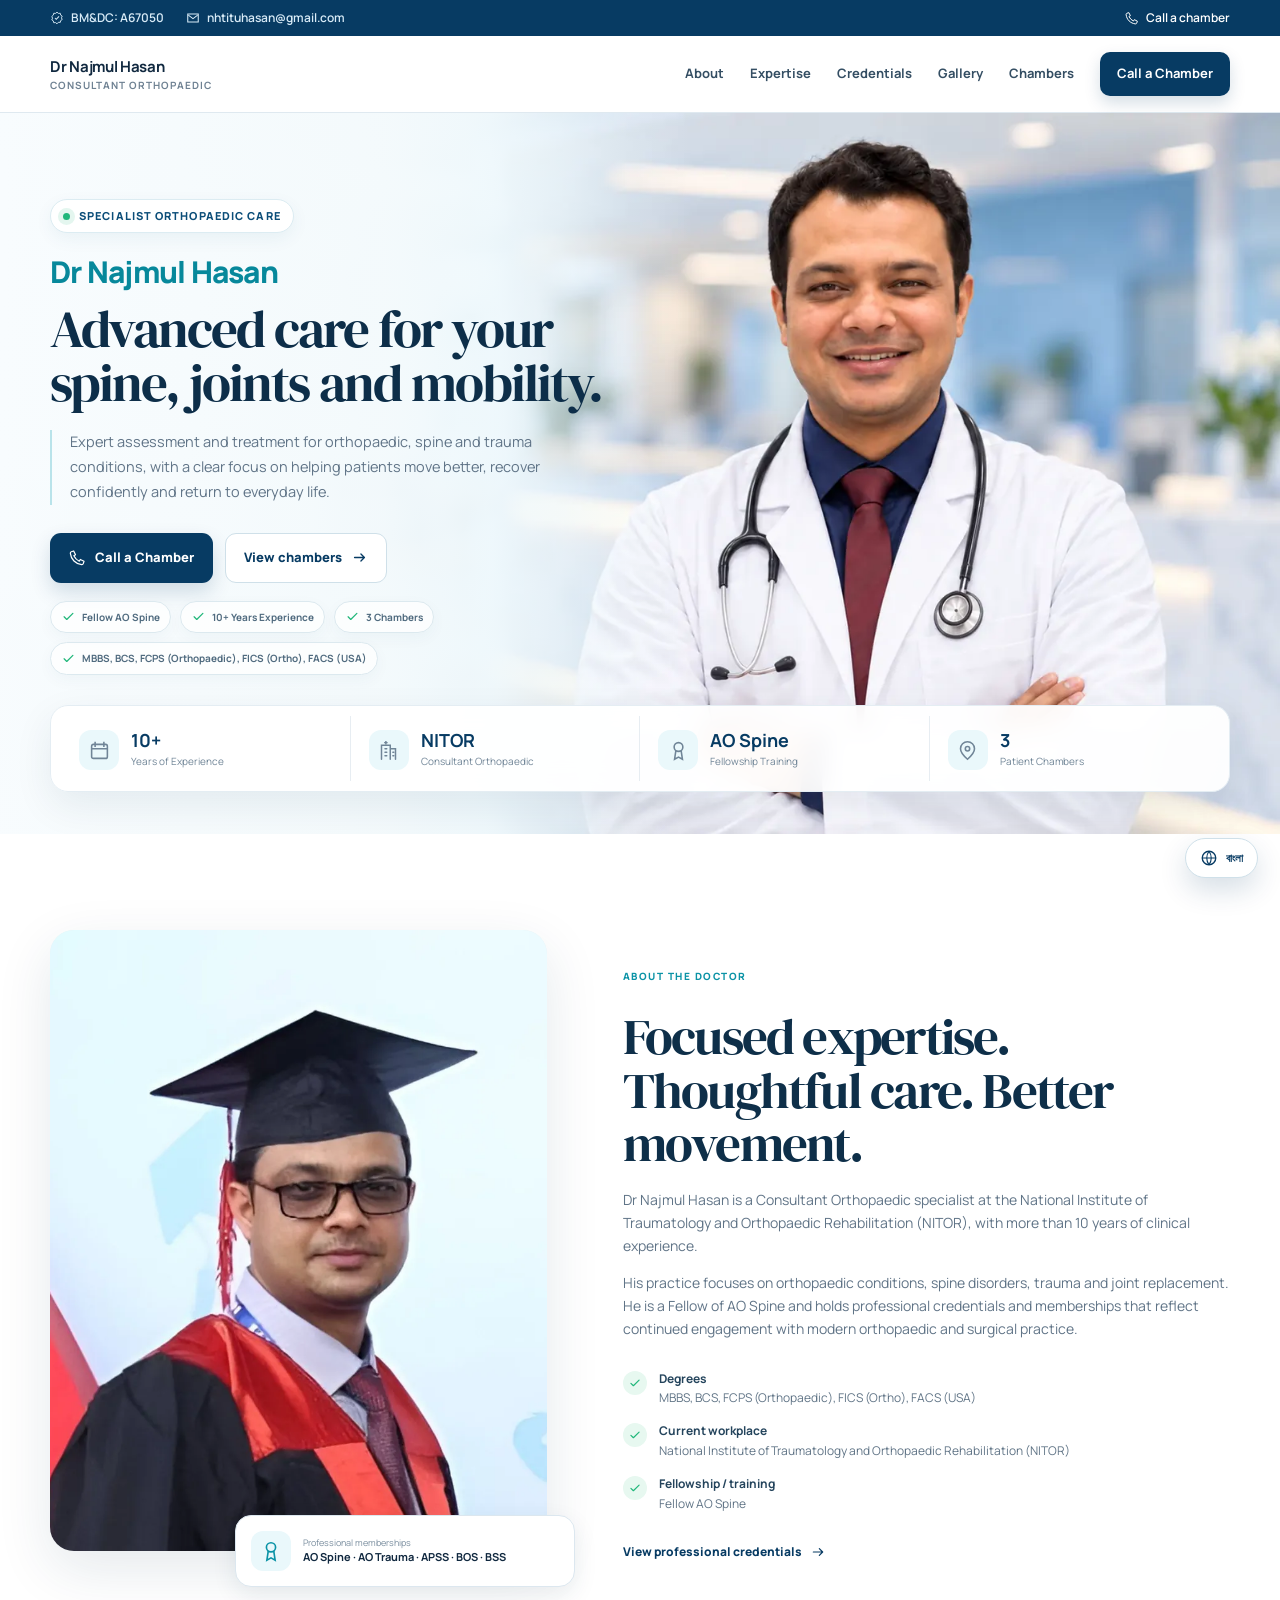
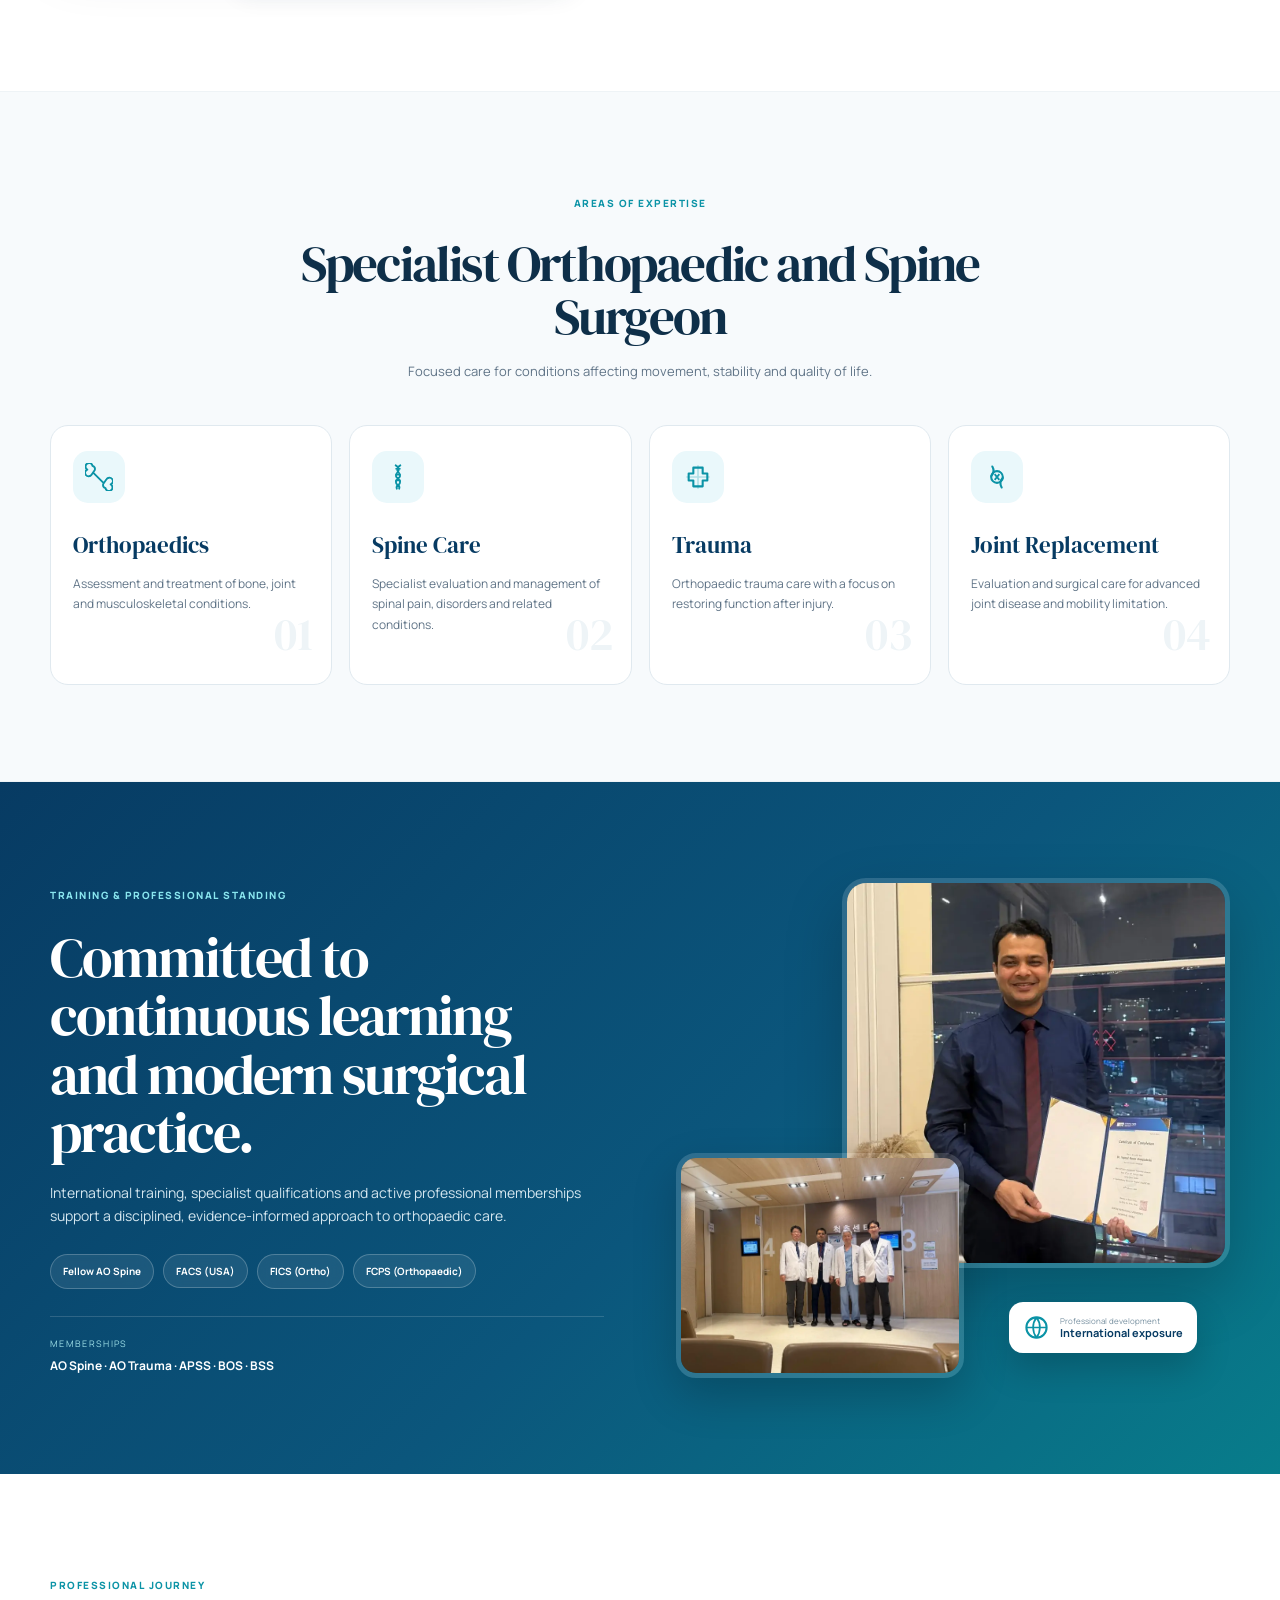
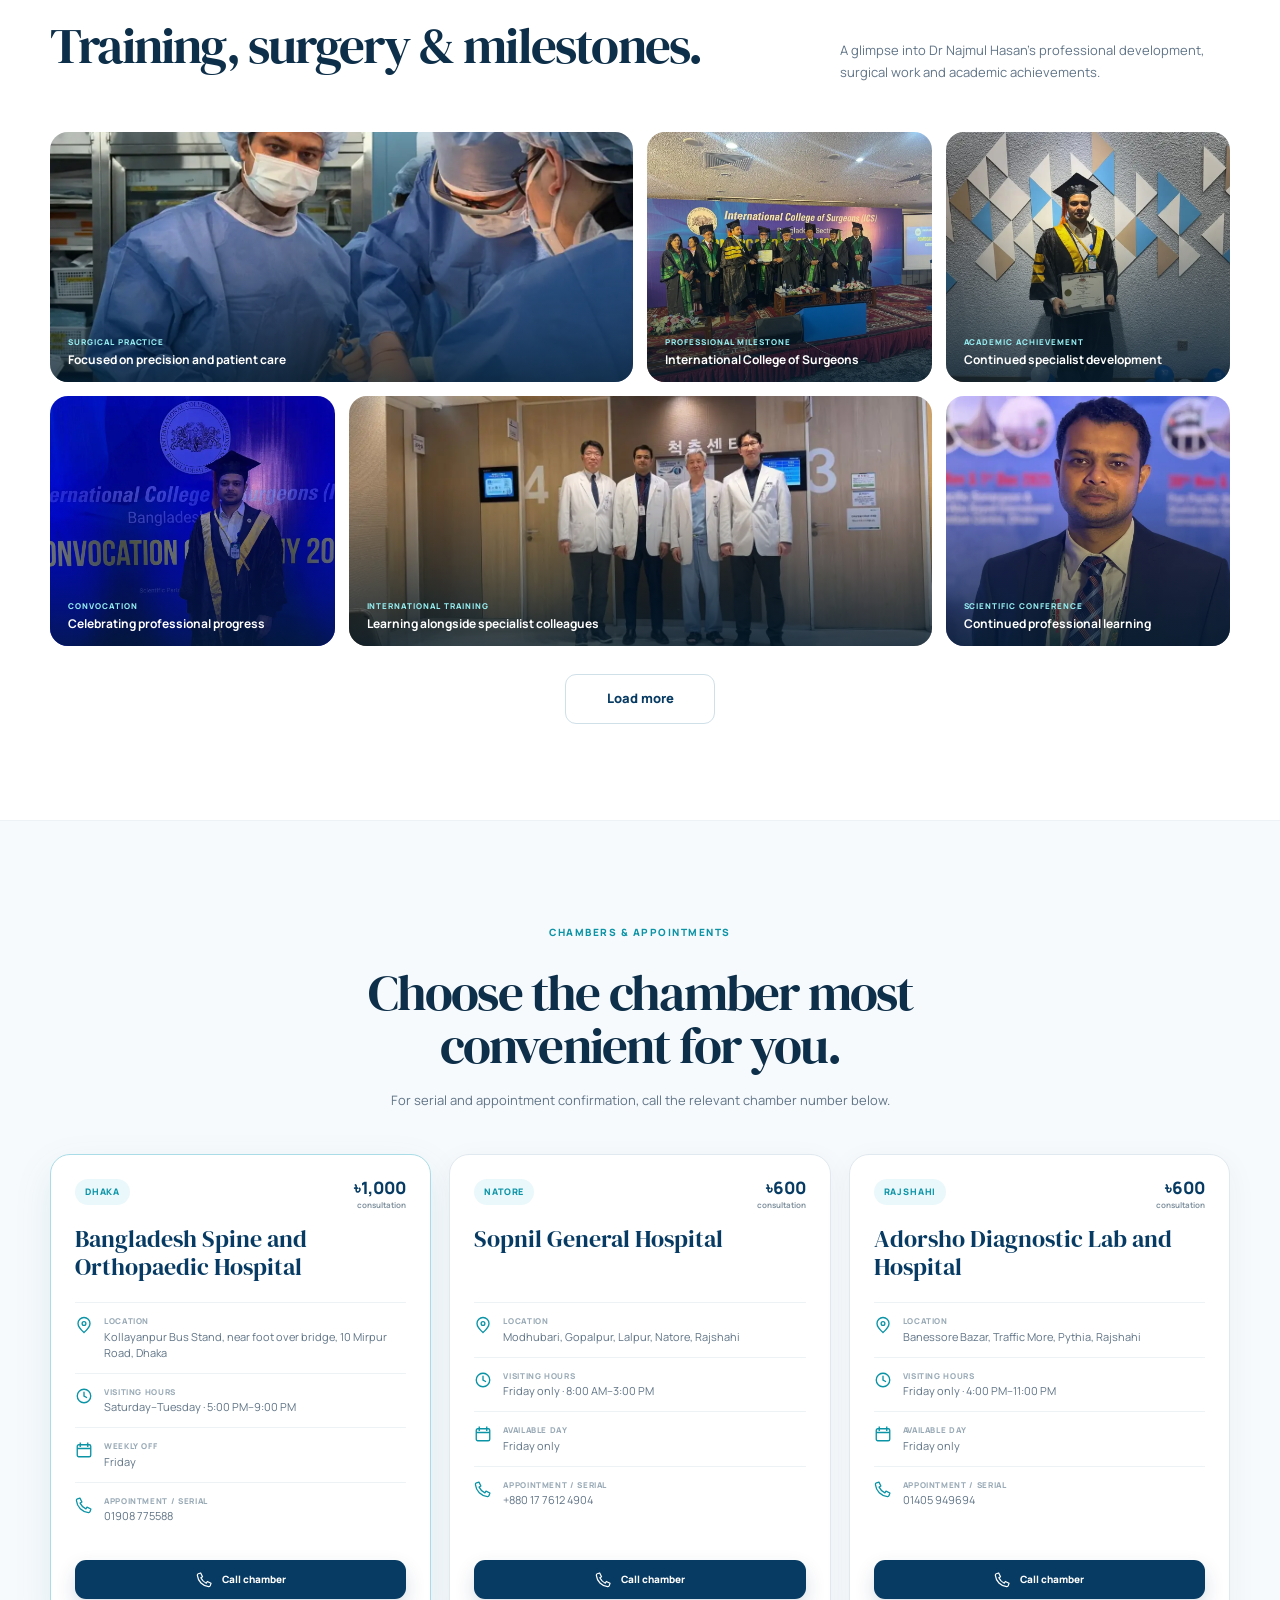
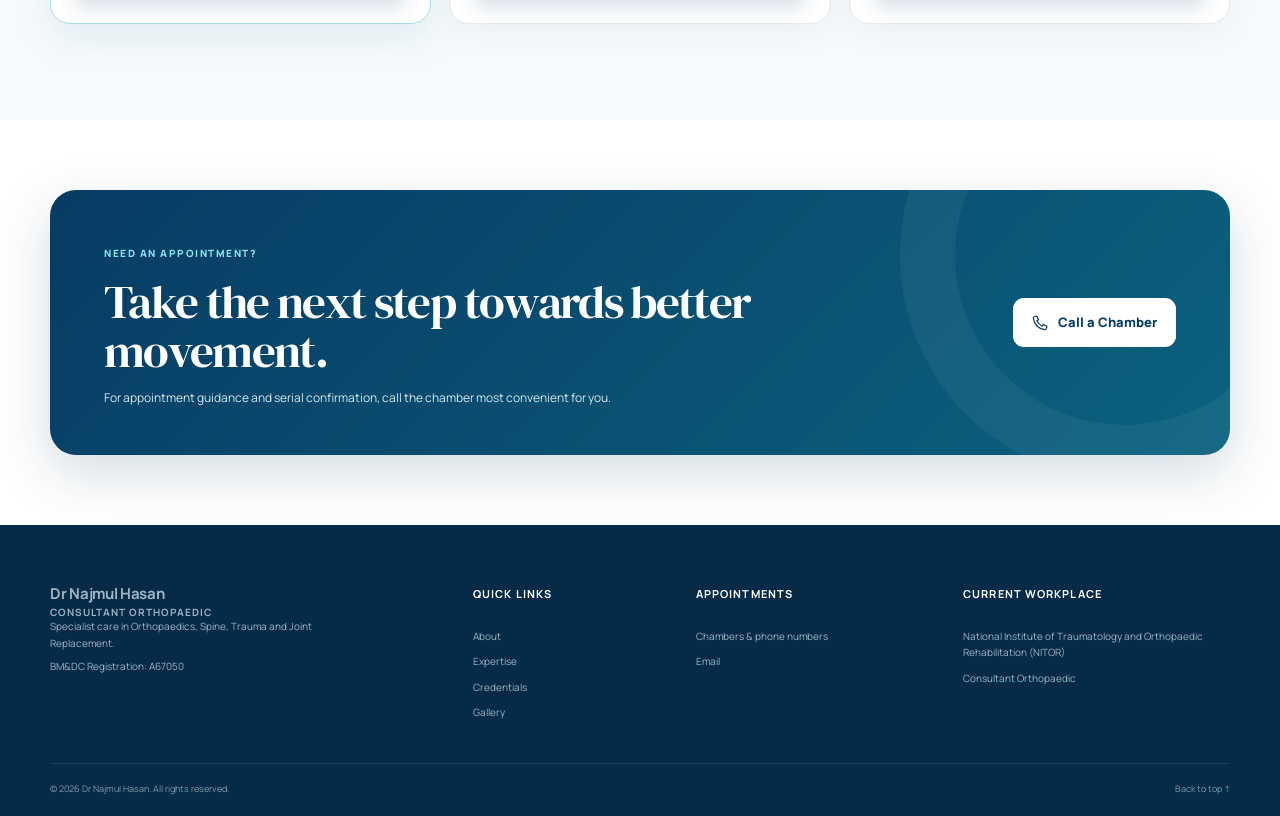
<file: preview-v6.html>
<!DOCTYPE html>

<html dir="ltr" lang="en">
<head>
<meta charset="utf-8"/>
<meta content="width=device-width, initial-scale=1" name="viewport"/>
<meta content="Dr Najmul Hasan is a Consultant Orthopaedic at NITOR, specialising in orthopaedics, spine, trauma and joint replacement. View chamber locations, visiting hours and appointment numbers in Dhaka, Natore and Rajshahi." name="description"/>
<meta content="#073b63" name="theme-color"/>
<link href="assets/favicon.svg" rel="icon" type="image/svg+xml"/>
<link href="assets/favicon.svg" rel="shortcut icon" type="image/svg+xml"/>
<link href="assets/favicon-64.png" rel="icon" sizes="64x64" type="image/png"/>
<link href="assets/apple-touch-icon.png" rel="apple-touch-icon" sizes="180x180"/>
<meta content="index,follow,max-image-preview:large,max-snippet:-1,max-video-preview:-1" name="robots"/>
<meta content="index,follow,max-image-preview:large,max-snippet:-1,max-video-preview:-1" name="googlebot"/>
<meta content="Dr Najmul Hasan" name="author"/>
<meta content="telephone=yes" name="format-detection"/>
<link href="./" rel="canonical"/>
<meta content="profile" property="og:type"/>
<meta content="Dr Najmul Hasan" property="og:site_name"/>
<meta content="Dr Najmul Hasan | Orthopaedic &amp; Spine Specialist in Bangladesh" property="og:title"/>
<meta content="Consultant Orthopaedic at NITOR specialising in orthopaedics, spine, trauma and joint replacement. Chambers in Dhaka, Natore and Rajshahi." property="og:description"/>
<meta content="assets/images/doctor-headshot.webp" property="og:image"/>
<meta content="en_BD" property="og:locale"/>
<meta content="bn_BD" property="og:locale:alternate"/>
<meta content="summary_large_image" name="twitter:card"/>
<meta content="Dr Najmul Hasan | Orthopaedic &amp; Spine Specialist" name="twitter:title"/>
<meta content="Consultant Orthopaedic at NITOR specialising in orthopaedics, spine, trauma and joint replacement." name="twitter:description"/>
<meta content="assets/images/doctor-headshot.webp" name="twitter:image"/>
<link as="image" fetchpriority="high" href="assets/images/doctor-hero-background.webp" rel="preload" type="image/webp"/>

<title>Dr Najmul Hasan | Orthopaedic &amp; Spine Specialist in Bangladesh</title>
<link href="https://fonts.googleapis.com" rel="preconnect"/>
<link crossorigin="" href="https://fonts.gstatic.com" rel="preconnect"/>
<link href="https://fonts.googleapis.com/css2?family=DM+Serif+Display&amp;family=Manrope:wght@400;500;600;700;800&amp;family=Noto+Sans+Bengali:wght@400;500;600;700;800&amp;display=swap" rel="stylesheet"/>
<link href="assets/style.css" rel="stylesheet"/>
<script type="application/ld+json">{
  "@context": "https://schema.org",
  "@type": "ProfilePage",
  "name": "Dr Najmul Hasan - Consultant Orthopaedic",
  "url": "./",
  "mainEntity": {
    "@type": "Person",
    "@id": "#dr-najmul-hasan",
    "name": "Dr Najmul Hasan",
    "honorificPrefix": "Dr",
    "image": "assets/images/doctor-headshot.webp",
    "description": "Consultant Orthopaedic specialising in orthopaedics, spine, trauma and joint replacement with more than 10 years of clinical experience.",
    "jobTitle": "Consultant Orthopaedic",
    "email": "mailto:nhtituhasan@gmail.com",
    "telephone": "+8801719166355",
    "identifier": {
      "@type": "PropertyValue",
      "propertyID": "BM&DC Registration",
      "value": "A67050"
    },
    "worksFor": {
      "@type": "Organization",
      "name": "National Institute of Traumatology and Orthopaedic Rehabilitation (NITOR)"
    },
    "knowsAbout": [
      "Orthopaedics",
      "Spine",
      "Trauma",
      "Joint Replacement"
    ],
    "knowsLanguage": [
      "en",
      "bn"
    ],
    "hasCredential": [
      {
        "@type": "EducationalOccupationalCredential",
        "name": "MBBS"
      },
      {
        "@type": "EducationalOccupationalCredential",
        "name": "BCS"
      },
      {
        "@type": "EducationalOccupationalCredential",
        "name": "FCPS (Orthopaedic)"
      },
      {
        "@type": "EducationalOccupationalCredential",
        "name": "FICS (Ortho)"
      },
      {
        "@type": "EducationalOccupationalCredential",
        "name": "FACS (USA)"
      },
      {
        "@type": "EducationalOccupationalCredential",
        "name": "Fellow AO Spine"
      }
    ],
    "memberOf": [
      {
        "@type": "Organization",
        "name": "AO Spine"
      },
      {
        "@type": "Organization",
        "name": "AO Trauma"
      },
      {
        "@type": "Organization",
        "name": "APSS"
      },
      {
        "@type": "Organization",
        "name": "BOS"
      },
      {
        "@type": "Organization",
        "name": "BSS"
      }
    ],
    "workLocation": [
      {
        "@type": "Place",
        "name": "Bangladesh Spine and Orthopaedic Hospital",
        "telephone": "+8801908775588",
        "address": {
          "@type": "PostalAddress",
          "streetAddress": "Kollayanpur Bus Stand, near foot over bridge, 10 Mirpur Road",
          "addressLocality": "Dhaka",
          "addressCountry": "BD"
        }
      },
      {
        "@type": "Place",
        "name": "Sopnil General Hospital",
        "telephone": "+8801776124904",
        "address": {
          "@type": "PostalAddress",
          "streetAddress": "Modhubari, Gopalpur, Lalpur",
          "addressLocality": "Natore",
          "addressRegion": "Rajshahi",
          "addressCountry": "BD"
        }
      },
      {
        "@type": "Place",
        "name": "Adorsho Diagnostic Lab and Hospital",
        "telephone": "+8801405949694",
        "address": {
          "@type": "PostalAddress",
          "streetAddress": "Banessore Bazar, Traffic More, Pythia",
          "addressLocality": "Rajshahi",
          "addressCountry": "BD"
        }
      }
    ]
  }
}</script></head>
<body>
<a class="skip-link" href="#main">Skip to content</a>
<div class="topbar">
<div class="container topbar-inner">
<div class="topbar-left">
<span><svg aria-hidden="true"><use href="#i-badge"></use></svg> BM&amp;DC: A67050</span>
<a href="mailto:nhtituhasan@gmail.com"><svg aria-hidden="true"><use href="#i-mail"></use></svg> nhtituhasan@gmail.com</a>
</div>
<a class="topbar-chambers" href="#chambers"><svg aria-hidden="true"><use href="#i-phone"></use></svg> Call a chamber</a>
</div>
</div>
<header class="site-header" id="home">
<div class="container nav-wrap">
<a aria-label="Dr Najmul Hasan homepage" class="brand" href="#home">

<span class="brand-copy"><strong>Dr Najmul Hasan</strong><small>Consultant Orthopaedic</small></span>
</a>
<button aria-controls="primary-nav" aria-expanded="false" aria-label="Open menu" class="menu-toggle">
<span></span><span></span><span></span>
</button>
<nav aria-label="Primary navigation" class="primary-nav" id="primary-nav">
<a href="#about">About</a>
<a href="#expertise">Expertise</a>
<a href="#credentials">Credentials</a>
<a href="#gallery">Gallery</a>
<a href="#chambers">Chambers</a>
<a class="nav-cta" href="#chambers">Call a Chamber</a>
</nav>
</div>
</header>
<main id="main">
<section class="hero section-pad">
<div class="hero-orb hero-orb-one"></div>
<div class="hero-orb hero-orb-two"></div>
<div class="container hero-grid">
<div class="hero-copy reveal">
<span class="eyebrow"><span class="dot"></span> Specialist Orthopaedic Care</span>
<h1><span class="hero-name-line">Dr Najmul Hasan </span><span class="hero-title-line">Advanced care for your spine, joints and mobility.</span></h1>
<p class="hero-lead">Expert assessment and treatment for orthopaedic, spine and trauma conditions, with a clear focus on helping patients move better, recover confidently and return to everyday life.</p>
<div class="hero-mobile-media" aria-hidden="true">
  <div class="hero-mobile-media-frame">
    <img alt="Dr Najmul Hasan in a clinical setting" src="assets/images/doctor-hero-background.webp" width="1600" height="900" loading="eager" decoding="async"/>
  </div>
</div>
<div class="hero-actions">
<a class="btn btn-primary" href="#chambers"><svg aria-hidden="true"><use href="#i-phone"></use></svg> Call a Chamber</a>
<a class="btn btn-secondary" href="#chambers">View chambers <svg aria-hidden="true"><use href="#i-arrow"></use></svg></a>
</div>
<div class="hero-trust">
<span><svg aria-hidden="true"><use href="#i-check"></use></svg> Fellow AO Spine</span>
<span><svg aria-hidden="true"><use href="#i-check"></use></svg> 10+ Years Experience</span>
<span><svg aria-hidden="true"><use href="#i-check"></use></svg> 3 Chambers</span>
<span class="hero-trust-qualifications"><svg aria-hidden="true"><use href="#i-check"></use></svg> MBBS, BCS, FCPS (Orthopaedic), FICS (Ortho), FACS (USA)</span>
</div>
</div>
</div>
<div aria-label="Professional highlights" class="container hero-stats reveal delay-2">
<article><span class="stat-icon"><svg aria-hidden="true"><use href="#i-calendar"></use></svg></span><div><strong>10+</strong><span>Years of Experience</span></div></article>
<article><span class="stat-icon"><svg aria-hidden="true"><use href="#i-hospital"></use></svg></span><div><strong>NITOR</strong><span>Consultant Orthopaedic</span></div></article>
<article><span class="stat-icon"><svg aria-hidden="true"><use href="#i-award"></use></svg></span><div><strong>AO Spine</strong><span>Fellowship Training</span></div></article>
<article><span class="stat-icon"><svg aria-hidden="true"><use href="#i-pin"></use></svg></span><div><strong>3</strong><span>Patient Chambers</span></div></article>
</div>
</section>
<section class="about section-pad" id="about">
<div class="container about-grid">
<div class="about-media reveal">
<div class="about-main-img">
<img alt="Dr Najmul Hasan in academic graduation attire" decoding="async" height="1000" loading="lazy" src="assets/images/about-graduation.webp" width="1000"/>
</div>
<div class="about-mini-card">
<span class="mini-icon"><svg aria-hidden="true"><use href="#i-award"></use></svg></span>
<div><small>Professional memberships</small><strong>AO Spine · AO Trauma · APSS · BOS · BSS</strong></div>
</div>
</div>
<div class="about-copy reveal delay-1">
<span class="section-kicker">About the doctor</span>
<h2>Focused expertise. Thoughtful care. Better movement.</h2>
<p>Dr Najmul Hasan is a Consultant Orthopaedic specialist at the National Institute of Traumatology and Orthopaedic Rehabilitation (NITOR), with more than 10 years of clinical experience.</p>
<p>His practice focuses on orthopaedic conditions, spine disorders, trauma and joint replacement. He is a Fellow of AO Spine and holds professional credentials and memberships that reflect continued engagement with modern orthopaedic and surgical practice.</p>
<div class="credential-list">
<div><span class="check"><svg aria-hidden="true"><use href="#i-check"></use></svg></span><p><strong>Degrees</strong><br/>MBBS, BCS, FCPS (Orthopaedic), FICS (Ortho), FACS (USA)</p></div>
<div><span class="check"><svg aria-hidden="true"><use href="#i-check"></use></svg></span><p><strong>Current workplace</strong><br/>National Institute of Traumatology and Orthopaedic Rehabilitation (NITOR)</p></div>
<div><span class="check"><svg aria-hidden="true"><use href="#i-check"></use></svg></span><p><strong>Fellowship / training</strong><br/>Fellow AO Spine</p></div>
</div>
<a class="text-link" href="#credentials">View professional credentials <svg aria-hidden="true"><use href="#i-arrow"></use></svg></a>
</div>
</div>
</section>
<section class="expertise section-pad" id="expertise">
<div class="container">
<div class="section-heading centered reveal">
<span class="section-kicker">Areas of expertise</span>
<h2>Specialist Orthopaedic and Spine Surgeon</h2>
<p>Focused care for conditions affecting movement, stability and quality of life.</p>
</div>
<div class="expertise-grid">
<article class="service-card reveal"><span class="service-icon"><svg aria-hidden="true"><use href="#i-bone"></use></svg></span><h3>Orthopaedics</h3><p>Assessment and treatment of bone, joint and musculoskeletal conditions.</p><span class="service-number">01</span></article>
<article class="service-card reveal delay-1"><span class="service-icon"><svg aria-hidden="true"><use href="#i-spine"></use></svg></span><h3>Spine Care</h3><p>Specialist evaluation and management of spinal pain, disorders and related conditions.</p><span class="service-number">02</span></article>
<article class="service-card reveal delay-2"><span class="service-icon"><svg aria-hidden="true"><use href="#i-trauma"></use></svg></span><h3>Trauma</h3><p>Orthopaedic trauma care with a focus on restoring function after injury.</p><span class="service-number">03</span></article>
<article class="service-card reveal delay-3"><span class="service-icon"><svg aria-hidden="true"><use href="#i-joint"></use></svg></span><h3>Joint Replacement</h3><p>Evaluation and surgical care for advanced joint disease and mobility limitation.</p><span class="service-number">04</span></article>
</div>
</div>
</section>
<section class="credentials section-pad" id="credentials">
<div class="container credentials-grid">
<div class="credentials-copy reveal">
<span class="section-kicker light">Training &amp; professional standing</span>
<h2>Committed to continuous learning and modern surgical practice.</h2>
<p>International training, specialist qualifications and active professional memberships support a disciplined, evidence-informed approach to orthopaedic care.</p>
<div class="credential-pills">
<span>Fellow AO Spine</span><span>FACS (USA)</span><span>FICS (Ortho)</span><span>FCPS (Orthopaedic)</span>
</div>
<div class="membership-row">
<small>MEMBERSHIPS</small>
<strong>AO Spine · AO Trauma · APSS · BOS · BSS</strong>
</div>
</div>
<div class="credentials-media reveal delay-1">
<img alt="Dr Najmul Hasan holding a certificate of completion" class="cred-img-main" decoding="async" height="1280" loading="lazy" src="assets/images/certificate.webp" width="960"/>
<img alt="Dr Najmul Hasan with medical colleagues during international training" class="cred-img-small" decoding="async" height="960" loading="lazy" src="assets/images/international-training.webp" width="1280"/>
<div class="cred-tag"><svg aria-hidden="true"><use href="#i-globe"></use></svg><span><small>Professional development</small><strong>International exposure</strong></span></div>
</div>
</div>
</section>
<section class="gallery section-pad" id="gallery">
<div class="container">
<div class="section-heading split reveal">
<div><span class="section-kicker">Professional journey</span><h2>Training, surgery &amp; milestones.</h2></div>
<p>A glimpse into Dr Najmul Hasan's professional development, surgical work and academic achievements.</p>
</div>
<div class="gallery-grid">
<figure class="gallery-card gallery-wide reveal"><img alt="Dr Najmul Hasan participating in an orthopaedic surgery" decoding="async" height="960" loading="lazy" src="assets/images/surgery.webp" width="1280"/><figcaption><span>Surgical Practice</span><strong>Focused on precision and patient care</strong></figcaption></figure>
<figure class="gallery-card reveal delay-1"><img alt="Dr Najmul Hasan at an International College of Surgeons ceremony" decoding="async" height="960" loading="lazy" src="assets/images/ics-ceremony.webp" width="1280"/><figcaption><span>Professional Milestone</span><strong>International College of Surgeons</strong></figcaption></figure>
<figure class="gallery-card reveal delay-2"><img alt="Dr Najmul Hasan at a graduation ceremony" decoding="async" height="1280" loading="lazy" src="assets/images/graduation.webp" width="960"/><figcaption><span>Academic Achievement</span><strong>Continued specialist development</strong></figcaption></figure>
<figure class="gallery-card reveal"><img alt="Dr Najmul Hasan at an International College of Surgeons convocation" decoding="async" height="960" loading="lazy" src="assets/images/ics-convocation.webp" width="1280"/><figcaption><span>Convocation</span><strong>Celebrating professional progress</strong></figcaption></figure>
<figure class="gallery-card gallery-wide reveal delay-1"><img alt="Dr Najmul Hasan with colleagues during international medical training" decoding="async" height="960" loading="lazy" src="assets/images/international-training.webp" width="1280"/><figcaption><span>International Training</span><strong>Learning alongside specialist colleagues</strong></figcaption></figure>
<figure class="gallery-card reveal delay-2"><img alt="Dr Najmul Hasan attending a scientific medical conference" decoding="async" height="960" loading="lazy" src="assets/images/conference-portrait.webp" width="1280"/><figcaption><span>Scientific Conference</span><strong>Continued professional learning</strong></figcaption></figure>

<figure class="gallery-card gallery-wide gallery-extra" hidden><img alt="BOFAS Principles of Foot and Ankle Surgery course certificate awarded to Dr Najmul Hasan" decoding="async" height="706" loading="lazy" src="assets/images/bofas-foot-ankle-course.webp" width="1280"/><figcaption><span>Foot &amp; Ankle Surgery Course</span><strong>BOFAS course participation</strong></figcaption></figure>
<figure class="gallery-card gallery-extra gallery-top" hidden><img alt="Dr Najmul Hasan during BOFAS hands-on foot and ankle surgical training" decoding="async" height="1280" loading="lazy" src="assets/images/bofas-hands-on-training.webp" width="960"/><figcaption><span>Hands-on Surgical Training</span><strong>Learning with international faculty</strong></figcaption></figure>
<figure class="gallery-card gallery-wide gallery-extra" hidden><img alt="International College of Surgeons fellowship certificate in Orthopedic Surgery awarded to Dr Najmul Hasan" decoding="async" height="1033" loading="lazy" src="assets/images/ics-fellowship-certificate.webp" width="1280"/><figcaption><span>Fellowship Achievement</span><strong>Fellow, International College of Surgeons</strong></figcaption></figure>
<figure class="gallery-card gallery-extra gallery-top" hidden><img alt="Dr Najmul Hasan participating in practical orthopaedic surgical skills training" decoding="async" height="810" loading="lazy" src="assets/images/surgical-skills-training.webp" width="1080"/><figcaption><span>Surgical Skills Training</span><strong>Practical orthopaedic training</strong></figcaption></figure>
<figure class="gallery-card gallery-extra gallery-top" hidden><img alt="Dr Najmul Hasan at the Korean Society of Spine Surgery 40th Anniversary meeting in 2024" decoding="async" height="810" loading="lazy" src="assets/images/ksss-2024.webp" width="1280"/><figcaption><span>Spine Surgery Conference</span><strong>KSSS 40th Anniversary, 2024</strong></figcaption></figure>
<figure class="gallery-card gallery-wide gallery-extra" hidden><img alt="AO Trauma Advanced Principles of Fracture Management course certificate awarded to Najmul Hasan" decoding="async" height="854" loading="lazy" src="assets/images/ao-trauma-fracture-management.webp" width="1200"/><figcaption><span>AO Trauma Training</span><strong>Advanced Principles of Fracture Management</strong></figcaption></figure>
<figure class="gallery-card gallery-extra" hidden><img alt="AO Recon Principles of Total Hip and Knee Arthroplasty seminar certificate awarded to Najmul Hasan" decoding="async" height="888" loading="lazy" src="assets/images/ao-recon-arthroplasty.webp" width="1280"/><figcaption><span>AO Recon Seminar</span><strong>Hip and Knee Arthroplasty</strong></figcaption></figure>
<figure class="gallery-card gallery-wide gallery-extra gallery-top" hidden><img alt="Dr Najmul Hasan with surgical colleagues at a professional medical meeting" decoding="async" height="659" loading="lazy" src="assets/images/professional-collaboration.webp" width="1024"/><figcaption><span>Professional Collaboration</span><strong>Meeting with surgical colleagues</strong></figcaption></figure>
<figure class="gallery-card gallery-extra" hidden><img alt="AO Spine Advanced Seminar certificate for Degenerative Spine, Lumbar and Cervical awarded to Najmul Hasan" decoding="async" height="923" loading="lazy" src="assets/images/ao-spine-advanced-seminar.webp" width="1280"/><figcaption><span>AO Spine Advanced Seminar</span><strong>Degenerative Spine, Lumbar and Cervical</strong></figcaption></figure>
<figure class="gallery-card gallery-wide gallery-extra gallery-top" hidden><img alt="Dr Najmul Hasan with colleagues at an AO Spine professional meeting" decoding="async" height="810" loading="lazy" src="assets/images/ao-spine-professional-meeting.webp" width="1080"/><figcaption><span>AO Spine Professional Meeting</span><strong>Continued specialist development</strong></figcaption></figure>
<figure class="gallery-card gallery-extra gallery-top" hidden><img alt="Dr Najmul Hasan presenting at an international spine conference" decoding="async" height="651" loading="lazy" src="assets/images/international-spine-conference.webp" width="809"/><figcaption><span>International Spine Conference</span><strong>Scientific presentation and professional exchange</strong></figcaption></figure>
<figure class="gallery-card gallery-wide gallery-extra gallery-top" hidden><img alt="Dr Najmul Hasan with colleagues during a professional surgical training programme" decoding="async" height="812" loading="lazy" src="assets/images/professional-training-group.webp" width="1080"/><figcaption><span>Professional Training</span><strong>Learning alongside surgical colleagues</strong></figcaption></figure>
<figure class="gallery-card gallery-wide gallery-extra" hidden><img alt="AO Spine Principles Course Scoliosis certificate awarded to Najmul Hasan" decoding="async" height="803" loading="lazy" src="assets/images/ao-spine-scoliosis-course.webp" width="1080"/><figcaption><span>AO Spine Principles Course</span><strong>Scoliosis, Dhaka 2022</strong></figcaption></figure>
<figure class="gallery-card gallery-wide gallery-extra gallery-top" hidden><img alt="Dr Najmul Hasan with colleagues at a professional medical meeting" decoding="async" height="960" loading="lazy" src="assets/images/professional-meeting-group.webp" width="1280"/><figcaption><span>Professional Meeting</span><strong>Continuing education and professional exchange</strong></figcaption></figure>
<figure class="gallery-card gallery-wide gallery-extra gallery-top" hidden><img alt="Dr Najmul Hasan presenting at BSSCON 2023 International Spine Conference" decoding="async" height="900" loading="lazy" src="assets/images/bsscon-2023-presentation.webp" width="1200"/><figcaption><span>Scientific Presentation</span><strong>BSSCON 2023 International Spine Conference</strong></figcaption></figure>
<figure class="gallery-card gallery-extra gallery-top" hidden><img alt="Dr Najmul Hasan with a colleague during an earlier professional milestone" decoding="async" height="1280" loading="lazy" src="assets/images/professional-journey-colleague.webp" width="720"/><figcaption><span>Professional Journey</span><strong>An earlier milestone in medical training</strong></figcaption></figure>
</div>

<div class="gallery-more-wrap"><button class="btn btn-secondary gallery-load-more" type="button" aria-expanded="false" aria-controls="gallery">Load more</button></div>
</div>
</section>
<div class="gallery-lightbox" aria-hidden="true" role="dialog" aria-modal="true" aria-label="Gallery image preview">
  <button class="gallery-lightbox-close" type="button" aria-label="Close image preview">&times;</button>
  <button class="gallery-lightbox-nav gallery-lightbox-prev" type="button" aria-label="Previous image">&#8249;</button>
  <div class="gallery-lightbox-content">
    <img class="gallery-lightbox-image" alt=""/>
    <div class="gallery-lightbox-caption"></div>
  </div>
  <button class="gallery-lightbox-nav gallery-lightbox-next" type="button" aria-label="Next image">&#8250;</button>
</div>
<section class="chambers section-pad" id="chambers">
<div class="container">
<div class="section-heading centered reveal">
<span class="section-kicker">Chambers &amp; appointments</span>
<h2>Choose the chamber most convenient for you.</h2>
<p>For serial and appointment confirmation, call the relevant chamber number below.</p>
</div>
<div class="chamber-grid">
<article class="chamber-card featured reveal">
<div class="chamber-top"><span class="chamber-badge">Dhaka</span><span class="fee">৳1,000 <small>consultation</small></span></div>
<h3>Bangladesh Spine and Orthopaedic Hospital</h3>
<ul class="chamber-details">
<li><svg aria-hidden="true"><use href="#i-pin"></use></svg><span><small>Location</small>Kollayanpur Bus Stand, near foot over bridge, 10 Mirpur Road, Dhaka</span></li>
<li><svg aria-hidden="true"><use href="#i-clock"></use></svg><span><small>Visiting hours</small>Saturday–Tuesday · 5:00 PM–9:00 PM</span></li>
<li><svg aria-hidden="true"><use href="#i-calendar"></use></svg><span><small>Weekly off</small>Friday</span></li>
<li><svg aria-hidden="true"><use href="#i-phone"></use></svg><span><small>Appointment / Serial</small>01908 775588</span></li>
</ul>
<div class="chamber-actions"><a class="btn btn-primary btn-small" href="tel:+8801908775588"><svg aria-hidden="true"><use href="#i-phone"></use></svg> Call chamber</a></div>
</article>
<article class="chamber-card reveal delay-1">
<div class="chamber-top"><span class="chamber-badge">Natore</span><span class="fee">৳600 <small>consultation</small></span></div>
<h3>Sopnil General Hospital</h3>
<ul class="chamber-details">
<li><svg aria-hidden="true"><use href="#i-pin"></use></svg><span><small>Location</small>Modhubari, Gopalpur, Lalpur, Natore, Rajshahi</span></li>
<li><svg aria-hidden="true"><use href="#i-clock"></use></svg><span><small>Visiting hours</small>Friday only · 8:00 AM–3:00 PM</span></li>
<li><svg aria-hidden="true"><use href="#i-calendar"></use></svg><span><small>Available day</small>Friday only</span></li>
<li><svg aria-hidden="true"><use href="#i-phone"></use></svg><span><small>Appointment / Serial</small>+880 17 7612 4904</span></li>
</ul>
<div class="chamber-actions"><a class="btn btn-primary btn-small" href="tel:+8801776124904"><svg aria-hidden="true"><use href="#i-phone"></use></svg> Call chamber</a></div>
</article>
<article class="chamber-card reveal delay-2">
<div class="chamber-top"><span class="chamber-badge">Rajshahi</span><span class="fee">৳600 <small>consultation</small></span></div>
<h3>Adorsho Diagnostic Lab and Hospital</h3>
<ul class="chamber-details">
<li><svg aria-hidden="true"><use href="#i-pin"></use></svg><span><small>Location</small>Banessore Bazar, Traffic More, Pythia, Rajshahi</span></li>
<li><svg aria-hidden="true"><use href="#i-clock"></use></svg><span><small>Visiting hours</small>Friday only · 4:00 PM–11:00 PM</span></li>
<li><svg aria-hidden="true"><use href="#i-calendar"></use></svg><span><small>Available day</small>Friday only</span></li>
<li><svg aria-hidden="true"><use href="#i-phone"></use></svg><span><small>Appointment / Serial</small>01405 949694</span></li>
</ul>
<div class="chamber-actions"><a class="btn btn-primary btn-small" href="tel:+8801405949694"><svg aria-hidden="true"><use href="#i-phone"></use></svg> Call chamber</a></div>
</article>
</div>
</div>
</section>
<section class="contact-cta section-pad">
<div class="container cta-panel reveal">
<div class="cta-copy"><span class="section-kicker light">Need an appointment?</span><h2>Take the next step towards better movement.</h2><p>For appointment guidance and serial confirmation, call the chamber most convenient for you.</p></div>
<div class="cta-actions"><a class="btn btn-white" href="#chambers"><svg aria-hidden="true"><use href="#i-phone"></use></svg> Call a Chamber</a></div>
</div>
</section>
</main>
<footer class="footer">
<div class="container footer-grid">
<div class="footer-brand">
<a class="brand brand-light" href="#home"><span class="brand-copy"><strong>Dr Najmul Hasan</strong><small>Consultant Orthopaedic</small></span></a>
<p>Specialist care in Orthopaedics, Spine, Trauma and Joint Replacement.</p>
<span class="bmdc-footer">BM&amp;DC Registration: A67050</span>
</div>
<div><h4>Quick links</h4><a href="#about">About</a><a href="#expertise">Expertise</a><a href="#credentials">Credentials</a><a href="#gallery">Gallery</a></div>
<div><h4>Appointments</h4><a href="#chambers">Chambers &amp; phone numbers</a><a href="mailto:nhtituhasan@gmail.com">Email</a></div>
<div><h4>Current workplace</h4><p>National Institute of Traumatology and Orthopaedic Rehabilitation (NITOR)</p><span>Consultant Orthopaedic</span></div>
</div>
<div class="container footer-bottom"><span>© <span id="year"></span> Dr Najmul Hasan. All rights reserved.</span><a href="#home">Back to top ↑</a></div>
</footer>
<button aria-label="Translate key information to Bangla" aria-pressed="false" class="floating-translate" type="button"><svg aria-hidden="true"><use href="#i-globe"></use></svg><span>বাংলা</span></button>
<svg aria-hidden="true" class="svg-sprite" height="0" width="0">
<symbol id="i-mail" viewbox="0 0 24 24"><path d="M3 5h18v14H3z" fill="none" rx="2" stroke="currentColor" stroke-width="1.8"></path><path d="m4 7 8 6 8-6" fill="none" stroke="currentColor" stroke-width="1.8"></path></symbol>
<symbol id="i-badge" viewbox="0 0 24 24"><path d="M12 2l2.4 2.1 3.2-.2.7 3.1 2.6 1.8-1.3 2.9 1.3 2.9-2.6 1.8-.7 3.1-3.2-.2L12 22l-2.4-2.1-3.2.2-.7-3.1-2.6-1.8 1.3-2.9-1.3-2.9L5.7 7l.7-3.1 3.2.2z" fill="none" stroke="currentColor" stroke-width="1.6"></path><path d="m8.5 12 2.2 2.2 4.8-5" fill="none" stroke="currentColor" stroke-width="1.8"></path></symbol>
<symbol id="i-arrow" viewbox="0 0 24 24"><path d="M5 12h14M14 7l5 5-5 5" fill="none" stroke="currentColor" stroke-linecap="round" stroke-linejoin="round" stroke-width="1.8"></path></symbol>
<symbol id="i-check" viewbox="0 0 24 24"><path d="m5 12.5 4.2 4.2L19 7" fill="none" stroke="currentColor" stroke-linecap="round" stroke-linejoin="round" stroke-width="2"></path></symbol>
<symbol id="i-award" viewbox="0 0 24 24"><circle cx="12" cy="8" fill="none" r="5" stroke="currentColor" stroke-width="1.8"></circle><path d="M9 12.2 7.5 22 12 19.5 16.5 22 15 12.2" fill="none" stroke="currentColor" stroke-width="1.8"></path></symbol>
<symbol id="i-calendar" viewbox="0 0 24 24"><rect fill="none" height="16" rx="2" stroke="currentColor" stroke-width="1.8" width="18" x="3" y="5"></rect><path d="M7 2v6M17 2v6M3 10h18" fill="none" stroke="currentColor" stroke-width="1.8"></path></symbol>
<symbol id="i-hospital" viewbox="0 0 24 24"><path d="M4 22V6h10v16M14 10h6v12M8 10h2M8 14h2M8 18h2M17 14h1M17 18h1" fill="none" stroke="currentColor" stroke-linecap="round" stroke-width="1.7"></path><path d="M7 3h4M9 1v4" stroke="currentColor" stroke-width="1.7"></path></symbol>
<symbol id="i-pin" viewbox="0 0 24 24"><path d="M20 10c0 5-8 12-8 12S4 15 4 10a8 8 0 1 1 16 0z" fill="none" stroke="currentColor" stroke-width="1.8"></path><circle cx="12" cy="10" fill="none" r="2.5" stroke="currentColor" stroke-width="1.8"></circle></symbol>
<symbol id="i-clock" viewbox="0 0 24 24"><circle cx="12" cy="12" fill="none" r="9" stroke="currentColor" stroke-width="1.8"></circle><path d="M12 7v5l3.5 2" fill="none" stroke="currentColor" stroke-linecap="round" stroke-width="1.8"></path></symbol>
<symbol id="i-phone" viewbox="0 0 24 24"><path d="M6.6 2.8 9.2 8 6.8 9.5a16.8 16.8 0 0 0 7.7 7.7l1.5-2.4 5.2 2.6-1.1 3.3c-.3.9-1.2 1.5-2.2 1.4C9.2 21.1 2.9 14.8 1.9 6.1c-.1-1 .5-1.9 1.4-2.2z" fill="none" stroke="currentColor" stroke-linejoin="round" stroke-width="1.7"></path></symbol>
<symbol id="i-globe" viewbox="0 0 24 24"><circle cx="12" cy="12" fill="none" r="9" stroke="currentColor" stroke-width="1.8"></circle><path d="M3 12h18M12 3a15 15 0 0 1 0 18M12 3a15 15 0 0 0 0 18" fill="none" stroke="currentColor" stroke-width="1.5"></path></symbol>
<symbol id="i-bone" viewbox="0 0 24 24"><path d="M7.2 8.4 15.6 16.8M5.6 10A3 3 0 1 1 2 5.6a3 3 0 1 1 4.4-3.2A3 3 0 0 1 8.4 6l-2.8 4zM18.4 14A3 3 0 1 1 22 18.4a3 3 0 1 1-4.4 3.2 3 3 0 0 1-2-3.6l2.8-4z" fill="none" stroke="currentColor" stroke-linecap="round" stroke-linejoin="round" stroke-width="1.6"></path></symbol>
<symbol id="i-spine" viewbox="0 0 24 24"><path d="M10 2c3 1.6 3.5 4.2 1.4 6.2-2 2-1.3 4.1.7 5.3 2.2 1.3 2.3 4.1.2 5.2-1.4.8-1.8 2-1.3 3.3M14 2c-3 1.6-3.5 4.2-1.4 6.2 2 2 1.3 4.1-.7 5.3-2.2 1.3-2.3 4.1-.2 5.2 1.4.8 1.8 2 1.3 3.3" fill="none" stroke="currentColor" stroke-linecap="round" stroke-width="1.6"></path><path d="M9.8 5h4.4M9.8 10h4.4M9.7 15h4.6M10.3 20h3.4" stroke="currentColor" stroke-width="1.3"></path></symbol>
<symbol id="i-trauma" viewbox="0 0 24 24"><path d="M12 2v20M2 12h20" fill="none" opacity=".25" stroke="currentColor" stroke-width="1.4"></path><path d="M8 4h8v5h4v6h-4v5H8v-5H4V9h4z" fill="none" stroke="currentColor" stroke-linejoin="round" stroke-width="1.8"></path></symbol>
<symbol id="i-joint" viewbox="0 0 24 24"><path d="M8 3c1.8 3.2 1.4 5.8-.9 8.1M16 21c-1.8-3.2-1.4-5.8.9-8.1" fill="none" stroke="currentColor" stroke-linecap="round" stroke-width="1.8"></path><circle cx="12" cy="12" fill="none" r="5" stroke="currentColor" stroke-width="1.8"></circle><path d="M10 9.5 14 14.5M14 9.5 10 14.5" stroke="currentColor" stroke-width="1.5"></path></symbol>
</svg>
<script src="assets/script.js"></script>
</body>
</html>
</file>
<file: assets/style.css>
:root{
  --navy:#073b63;
  --navy-2:#0b4d78;
  --ink:#10283f;
  --muted:#607487;
  --line:#dce7ef;
  --sky:#eaf6fb;
  --cyan:#16b5c8;
  --cyan-dark:#0b93a6;
  --green:#20b77a;
  --white:#fff;
  --off:#f7fafc;
  --shadow:0 18px 55px rgba(18,55,82,.11);
  --shadow-sm:0 8px 24px rgba(18,55,82,.09);
  --radius:24px;
  --container:1180px;
}
*{box-sizing:border-box}
html{scroll-behavior:smooth}
body{margin:0;color:var(--ink);font-family:"Manrope",system-ui,-apple-system,BlinkMacSystemFont,"Segoe UI",sans-serif;background:#fff;line-height:1.65;-webkit-font-smoothing:antialiased}
img{max-width:100%;display:block}
a{color:inherit;text-decoration:none}
button,input,textarea{font:inherit}
.container{width:min(var(--container),calc(100% - 40px));margin-inline:auto}
.section-pad{padding:96px 0}
.skip-link{position:fixed;left:12px;top:-100px;background:#fff;padding:10px 14px;z-index:10000;border-radius:8px;box-shadow:var(--shadow-sm)}
.skip-link:focus{top:12px}
.svg-sprite{position:absolute;pointer-events:none}

.topbar{background:var(--navy);color:#d8ebf7;font-size:12px;font-weight:600}
.topbar-inner{min-height:36px;display:flex;align-items:center;justify-content:space-between;gap:20px}
.topbar-left{display:flex;align-items:center;gap:22px}
.topbar span,.topbar a{display:inline-flex;align-items:center;gap:7px}
.topbar svg{width:14px;height:14px;fill:currentColor}
.topbar-chambers{color:#fff}
.site-header{position:sticky;top:0;background:rgba(255,255,255,.94);backdrop-filter:blur(16px);z-index:100;border-bottom:1px solid rgba(220,231,239,.9)}
.nav-wrap{min-height:76px;display:flex;align-items:center;justify-content:space-between;gap:28px}
.brand{display:flex;align-items:center;gap:11px;min-width:max-content}
.brand-mark{width:42px;height:42px;display:grid;place-items:center;border-radius:13px;background:linear-gradient(145deg,var(--cyan),var(--navy-2));color:#fff;box-shadow:0 8px 20px rgba(22,181,200,.22)}
.brand-mark svg{width:26px;height:26px;fill:currentColor}
.brand-copy{display:flex;flex-direction:column;line-height:1.2}
.brand-copy strong{font-size:15px;letter-spacing:-.02em}
.brand-copy small{font-size:10px;color:#6e8192;margin-top:3px;text-transform:uppercase;letter-spacing:.1em;font-weight:700}
.primary-nav{display:flex;align-items:center;gap:26px;font-size:13px;font-weight:700;color:#344e63}
.primary-nav>a:not(.nav-cta){position:relative;padding:10px 0}
.primary-nav>a:not(.nav-cta)::after{content:"";position:absolute;left:0;bottom:4px;width:0;height:2px;background:var(--cyan);transition:.25s}
.primary-nav>a:not(.nav-cta):hover::after{width:100%}
.nav-cta{background:var(--navy);color:#fff;padding:11px 17px;border-radius:10px;box-shadow:0 7px 16px rgba(7,59,99,.17);transition:.25s}
.nav-cta:hover{transform:translateY(-1px);background:var(--navy-2)}
.menu-toggle{display:none;border:0;background:transparent;padding:8px;cursor:pointer}
.menu-toggle span{display:block;width:24px;height:2px;background:var(--navy);margin:5px 0;border-radius:3px}

.hero{position:relative;overflow:hidden;background:linear-gradient(145deg,#f5fbfe 0%,#eef8fb 54%,#fff 100%);padding-top:78px;padding-bottom:52px}
.hero::before{content:"";position:absolute;inset:0;background-image:radial-gradient(rgba(7,59,99,.07) 1px,transparent 1px);background-size:22px 22px;mask-image:linear-gradient(to right,rgba(0,0,0,.6),transparent 55%);pointer-events:none}
.hero-orb{position:absolute;border-radius:50%;filter:blur(2px);pointer-events:none}
.hero-orb-one{width:390px;height:390px;background:rgba(22,181,200,.08);right:-90px;top:40px}
.hero-orb-two{width:230px;height:230px;background:rgba(35,168,226,.07);left:-130px;bottom:70px}
.hero-grid{position:relative;display:grid;grid-template-columns:1.04fr .96fr;align-items:center;gap:68px}
.eyebrow{display:inline-flex;align-items:center;gap:9px;padding:7px 12px;background:#fff;border:1px solid #dcecf2;border-radius:999px;color:var(--navy-2);font-size:11px;text-transform:uppercase;letter-spacing:.1em;font-weight:800;box-shadow:0 6px 18px rgba(11,77,120,.06)}
.dot{width:7px;height:7px;border-radius:50%;background:var(--green);box-shadow:0 0 0 5px rgba(32,183,122,.12)}
.hero h1,.section-heading h2,.about h2,.credentials h2,.cta-panel h2{font-family:"DM Serif Display",Georgia,serif;font-weight:400;letter-spacing:-.035em;line-height:1.04;margin:18px 0}
.hero h1{font-size:clamp(44px,5.4vw,72px);max-width:780px;color:#0d2e49}
.hero h1 em{font-style:normal;color:var(--cyan-dark)}
.hero-lead{max-width:650px;font-size:16px;color:var(--muted);margin:0 0 20px}
.hero-identity{display:flex;flex-direction:column;border-left:3px solid var(--cyan);padding-left:16px;margin:25px 0 28px}
.hero-identity strong{font-size:17px;color:var(--navy)}
.hero-identity span{font-size:12px;color:#65798a;margin-top:4px}
.hero-actions{display:flex;flex-wrap:wrap;gap:12px;margin-top:25px}
.btn{display:inline-flex;align-items:center;justify-content:center;gap:9px;border-radius:11px;padding:13px 18px;font-weight:800;font-size:13px;transition:.25s;border:1px solid transparent;cursor:pointer}
.btn svg{width:17px;height:17px;fill:currentColor;flex:0 0 auto}
.btn-primary{background:var(--navy);color:#fff;box-shadow:0 9px 20px rgba(7,59,99,.16)}
.btn-primary:hover{background:var(--navy-2);transform:translateY(-2px)}
.btn-secondary{background:#fff;border-color:#cfe0e9;color:var(--navy)}
.btn-secondary svg{fill:none;stroke:currentColor}
.btn-secondary:hover{border-color:var(--cyan);background:#f9fdff}
.hero-trust{display:flex;flex-wrap:wrap;gap:18px;margin-top:24px;color:#5b7284;font-size:11px;font-weight:700}
.hero-trust span{display:flex;align-items:center;gap:6px}
.hero-trust svg{width:15px;height:15px;color:var(--green)}
.hero-visual{position:relative;min-height:520px;display:flex;align-items:flex-end;justify-content:center}
.hero-image-frame{position:relative;width:min(100%,500px);height:520px;border-radius:42px 42px 22px 22px;overflow:visible}
.hero-image-bg{position:absolute;inset:42px 14px 0 14px;border-radius:35px 35px 20px 20px;background:linear-gradient(165deg,#d5eff7 0%,#b7e0ec 55%,#a4d8e8 100%);box-shadow:var(--shadow)}
.hero-image-bg::before{content:"";position:absolute;inset:22px;border:1px solid rgba(255,255,255,.55);border-radius:27px}
.hero-image-frame>img{position:absolute;inset:auto 26px 0 26px;width:calc(100% - 52px);height:470px;object-fit:cover;object-position:50% 14%;border-radius:32px 32px 18px 18px;mix-blend-mode:multiply;filter:saturate(.96) contrast(1.03)}
.floating-card{position:absolute;background:rgba(255,255,255,.96);backdrop-filter:blur(10px);border:1px solid rgba(255,255,255,.9);border-radius:14px;box-shadow:0 14px 35px rgba(20,67,95,.14);padding:11px 13px;display:flex;align-items:center;gap:10px;z-index:3}
.fc-one{left:-33px;top:125px}.fc-two{right:-18px;bottom:48px}
.icon-pill{width:34px;height:34px;border-radius:10px;background:#e9f9fb;color:var(--cyan-dark);display:grid;place-items:center}
.icon-pill svg{width:19px;height:19px;fill:none}
.floating-card span:last-child{display:flex;flex-direction:column;line-height:1.25}
.floating-card small{font-size:9px;color:#7990a1}.floating-card strong{font-size:12px;color:var(--navy)}
.hero-stats{position:relative;margin-top:42px;background:#fff;border:1px solid #e4edf3;border-radius:20px;box-shadow:var(--shadow);display:grid;grid-template-columns:repeat(4,1fr);padding:14px}
.hero-stats article{display:flex;align-items:center;gap:12px;padding:12px 20px;border-right:1px solid #e7edf2}
.hero-stats article:last-child{border-right:0}
.stat-icon{width:40px;height:40px;border-radius:12px;background:#eaf8fb;color:var(--cyan-dark);display:grid;place-items:center;flex:0 0 auto}
.stat-icon svg{width:21px;height:21px;fill:none}
.hero-stats div{display:flex;flex-direction:column;line-height:1.2}.hero-stats strong{font-size:18px;color:var(--navy)}.hero-stats span{font-size:10px;color:#708597;margin-top:3px}

.section-kicker{display:inline-block;font-size:10px;line-height:1;text-transform:uppercase;letter-spacing:.15em;color:var(--cyan-dark);font-weight:800;margin-bottom:11px}
.section-kicker.light{color:#89e6ef}
.about{background:#fff}
.about-grid{display:grid;grid-template-columns:.9fr 1.1fr;align-items:center;gap:76px}
.about-media{position:relative;padding:0 0 44px 0}
.about-main-img{border-radius:24px;overflow:hidden;box-shadow:var(--shadow);background:#eaf2f6;aspect-ratio:4/5}
.about-main-img img{width:100%;height:100%;object-fit:cover;object-position:center 18%}
.about-media::before{content:none;display:none}
.about-mini-card{position:absolute;right:-28px;bottom:8px;width:min(340px,80%);background:#fff;border:1px solid var(--line);border-radius:16px;padding:15px;box-shadow:var(--shadow-sm);display:flex;gap:12px;align-items:center}
.mini-icon{width:40px;height:40px;border-radius:12px;background:#eaf8fb;color:var(--cyan-dark);display:grid;place-items:center;flex:0 0 auto}.mini-icon svg{width:22px;height:22px}
.about-mini-card div{display:flex;flex-direction:column;line-height:1.35}.about-mini-card small{font-size:9px;color:#7a8e9f}.about-mini-card strong{font-size:11px}
.about h2{font-size:clamp(38px,4vw,54px);color:#0e2f49;max-width:650px}
.about-copy>p{color:var(--muted);font-size:14px;max-width:680px}
.credential-list{display:grid;gap:13px;margin:28px 0 24px}
.credential-list>div{display:flex;align-items:flex-start;gap:12px}
.check{width:24px;height:24px;flex:0 0 auto;border-radius:50%;display:grid;place-items:center;background:#e7f8f0;color:var(--green);margin-top:2px}.check svg{width:14px;height:14px}
.credential-list p{margin:0;font-size:12px;color:#607486}.credential-list strong{color:#24445c;font-size:12px}
.text-link{display:inline-flex;align-items:center;gap:8px;color:var(--navy);font-size:12px;font-weight:800}.text-link svg{width:16px;height:16px;fill:none}

.expertise{background:var(--off);border-top:1px solid #eef3f6;border-bottom:1px solid #eef3f6}
.section-heading{margin-bottom:42px}.section-heading.centered{text-align:center;max-width:780px;margin-left:auto;margin-right:auto}.section-heading h2{font-size:clamp(36px,4vw,52px);color:#0e2f49}.section-heading p{color:var(--muted);font-size:13px;max-width:680px;margin:0 auto}.section-heading.split{display:flex;justify-content:space-between;align-items:flex-end;gap:60px}.section-heading.split p{margin:0 0 7px;max-width:390px}
.expertise-grid{display:grid;grid-template-columns:repeat(4,1fr);gap:17px}
.service-card{position:relative;background:#fff;border:1px solid #e0e9ef;border-radius:18px;padding:25px 22px 23px;min-height:260px;overflow:hidden;transition:.3s}
.service-card:hover{transform:translateY(-7px);box-shadow:var(--shadow-sm);border-color:#c9e9ef}
.service-icon{width:52px;height:52px;border-radius:15px;background:#eaf8fb;color:var(--cyan-dark);display:grid;place-items:center;margin-bottom:24px}.service-icon svg{width:28px;height:28px;fill:none}
.service-card h3{margin:0 0 9px;font-family:"DM Serif Display",Georgia,serif;font-size:23px;font-weight:400;color:var(--navy)}
.service-card p{margin:0;color:var(--muted);font-size:12px;line-height:1.7}
.service-number{position:absolute;right:18px;bottom:12px;font-family:"DM Serif Display",Georgia,serif;font-size:46px;color:#eef4f7}

.credentials{background:linear-gradient(135deg,#073b63 0%,#0b567c 55%,#087d8b 100%);color:#fff;overflow:hidden}
.credentials-grid{display:grid;grid-template-columns:1fr 1fr;align-items:center;gap:72px}
.credentials h2{font-size:clamp(38px,4.4vw,58px);color:#fff}.credentials-copy>p{color:#d4e6ef;font-size:14px;max-width:560px}
.credential-pills{display:flex;flex-wrap:wrap;gap:9px;margin:27px 0}.credential-pills span{border:1px solid rgba(255,255,255,.22);background:rgba(255,255,255,.08);backdrop-filter:blur(8px);border-radius:999px;padding:8px 12px;font-size:10px;font-weight:700}
.membership-row{border-top:1px solid rgba(255,255,255,.15);padding-top:20px;display:flex;flex-direction:column;gap:5px}.membership-row small{font-size:9px;letter-spacing:.15em;color:#9edfe7}.membership-row strong{font-size:12px}
.credentials-media{position:relative;min-height:500px}
.cred-img-main{position:absolute;right:0;top:0;width:70%;height:390px;object-fit:cover;object-position:50% 0%;border-radius:24px;border:5px solid rgba(255,255,255,.14);box-shadow:0 24px 60px rgba(0,0,0,.2)}
.cred-img-small{position:absolute;left:0;bottom:0;width:52%;height:225px;object-fit:cover;border-radius:20px;border:5px solid rgba(255,255,255,.14);box-shadow:0 18px 45px rgba(0,0,0,.2)}
.cred-tag{position:absolute;right:6%;bottom:25px;background:#fff;color:var(--navy);padding:12px 14px;border-radius:14px;box-shadow:0 16px 35px rgba(0,0,0,.18);display:flex;align-items:center;gap:10px}.cred-tag>svg{width:27px;height:27px;color:var(--cyan-dark)}.cred-tag span{display:flex;flex-direction:column;line-height:1.25}.cred-tag small{font-size:8px;color:#7790a0}.cred-tag strong{font-size:11px}

.gallery{background:#fff}
.gallery-grid{display:grid;grid-template-columns:repeat(4,minmax(0,1fr));grid-auto-rows:250px;grid-auto-flow:dense;gap:14px}
.gallery-card{position:relative;margin:0;border-radius:18px;overflow:hidden;background:#dfeaf0;min-width:0}
.gallery-wide{grid-column:span 2}
.gallery-card[hidden]{display:none!important}
.gallery-card img{width:100%;height:100%;object-fit:cover;transition:transform .45s ease}
.gallery-card:hover img{transform:scale(1.04)}
.gallery-card::after{content:"";position:absolute;inset:35% 0 0;background:linear-gradient(transparent,rgba(4,28,46,.78))}
.gallery-card figcaption{position:absolute;left:18px;right:18px;bottom:15px;z-index:2;color:#fff;display:flex;flex-direction:column;line-height:1.3}.gallery-card figcaption span{font-size:8px;text-transform:uppercase;letter-spacing:.12em;color:#95edf0;font-weight:800}.gallery-card figcaption strong{font-size:12px;margin-top:4px}
.gallery-card.gallery-top img{object-position:50% 22%}
.gallery-more-wrap{display:flex;justify-content:center;margin-top:28px}
.gallery-load-more{min-width:150px;justify-content:center}
.gallery-extra.gallery-added{animation:galleryFadeIn .45s ease both}
@keyframes galleryFadeIn{from{opacity:0;transform:translateY(12px)}to{opacity:1;transform:none}}

.chambers{background:var(--off);border-top:1px solid #edf2f6}
.chamber-grid{display:grid;grid-template-columns:repeat(3,1fr);gap:18px;align-items:stretch}
.chamber-card{background:#fff;border:1px solid #dfe9ef;border-radius:20px;padding:24px;box-shadow:0 8px 30px rgba(20,60,88,.05);display:flex;flex-direction:column;transition:.3s}
.chamber-card:hover{transform:translateY(-5px);box-shadow:var(--shadow-sm)}
.chamber-card.featured{border-color:#a9dce6;box-shadow:0 14px 38px rgba(17,121,149,.1)}
.chamber-top{display:flex;justify-content:space-between;align-items:flex-start;gap:12px;margin-bottom:15px}
.chamber-badge{display:inline-flex;background:#eaf8fb;color:var(--cyan-dark);border-radius:999px;padding:6px 10px;font-size:9px;font-weight:800;text-transform:uppercase;letter-spacing:.09em}
.fee{font-size:17px;font-weight:800;color:var(--navy);line-height:1.1;text-align:right}.fee small{display:block;font-size:8px;color:#8394a1;font-weight:700;margin-top:4px}
.chamber-card h3{font-family:"DM Serif Display",Georgia,serif;font-size:24px;font-weight:400;line-height:1.15;color:var(--navy);margin:0 0 21px;min-height:56px}
.chamber-details{list-style:none;padding:0;margin:0 0 24px;display:grid;gap:0}
.chamber-details li{display:flex;gap:11px;padding:12px 0;border-top:1px solid #edf2f5;color:#607486;font-size:11px}.chamber-details svg{width:18px;height:18px;color:var(--cyan-dark);flex:0 0 auto;margin-top:1px;fill:none}.chamber-details span{display:flex;flex-direction:column;line-height:1.45}.chamber-details small{font-size:8px;text-transform:uppercase;letter-spacing:.08em;color:#9aabb7;font-weight:800;margin-bottom:2px}
.chamber-actions{margin-top:auto;display:flex;gap:9px}.btn-small{padding:10px 12px;font-size:10px;flex:1}.btn-ghost{border-color:#d9e4eb;color:var(--navy);background:#fff}.btn-ghost:hover{border-color:#b6d7e1;background:#f7fcfd}

.contact-cta{background:#fff;padding-top:70px;padding-bottom:70px}
.cta-panel{position:relative;overflow:hidden;border-radius:26px;padding:48px 54px;background:linear-gradient(135deg,#073b63,#0b627e);color:#fff;display:flex;align-items:center;justify-content:space-between;gap:42px;box-shadow:0 18px 55px rgba(6,54,89,.18)}
.cta-panel::after{content:"";position:absolute;width:340px;height:340px;border:55px solid rgba(255,255,255,.05);border-radius:50%;right:-120px;top:-160px}
.cta-panel h2{font-size:clamp(34px,3.7vw,48px);margin:8px 0 12px;color:#fff}.cta-panel p{margin:0;color:#d6e9ef;font-size:12px}.cta-copy{position:relative;z-index:1;max-width:650px}.cta-actions{position:relative;z-index:1;display:flex;flex-wrap:wrap;gap:10px;justify-content:flex-end}.btn-white{background:#fff;color:var(--navy)}.btn-outline-white{border-color:rgba(255,255,255,.35);color:#fff;background:rgba(255,255,255,.05)}.btn-outline-white:hover{background:rgba(255,255,255,.12)}

.footer{background:#062b48;color:#c8d9e4;padding:60px 0 20px}
.footer-grid{display:grid;grid-template-columns:1.7fr .8fr 1fr 1.2fr;gap:45px}
.brand-light{color:#fff}.brand-light .brand-copy small{color:#99b4c4}.footer-brand p{font-size:11px;color:#9db4c4;max-width:300px;margin:16px 0 12px}.bmdc-footer{font-size:10px;color:#7f9bac}
.footer h4{margin:0 0 15px;color:#fff;font-size:11px;text-transform:uppercase;letter-spacing:.1em}.footer-grid>div:not(.footer-brand){display:flex;flex-direction:column;align-items:flex-start;gap:9px}.footer-grid a,.footer-grid p,.footer-grid span{font-size:10px;color:#9fb5c4;margin:0}.footer-grid a:hover{color:#fff}
.footer-bottom{margin-top:42px;border-top:1px solid rgba(255,255,255,.08);padding-top:18px;display:flex;justify-content:space-between;gap:20px}.footer-bottom span,.footer-bottom a{font-size:9px;color:#7e9bac}

.reveal{opacity:0;transform:translateY(22px);transition:opacity .7s ease,transform .7s ease}.reveal.visible{opacity:1;transform:none}.delay-1{transition-delay:.08s}.delay-2{transition-delay:.15s}.delay-3{transition-delay:.22s}
@media (prefers-reduced-motion:reduce){html{scroll-behavior:auto}.reveal{opacity:1;transform:none;transition:none}.service-card,.gallery-card img,.btn{transition:none}.gallery-extra.gallery-added{animation:none}}

@media (max-width:1050px){
  .primary-nav{gap:17px}.primary-nav>a{font-size:11px}
  .hero-grid{gap:35px}.hero-image-frame{height:480px}.hero-image-frame>img{height:435px}.hero-visual{min-height:480px}
  .fc-one{left:-10px}.fc-two{right:0}
  .about-grid{gap:48px}.about-mini-card{right:-10px}
  .expertise-grid{grid-template-columns:repeat(2,1fr)}
  .chamber-grid{grid-template-columns:1fr 1fr}.chamber-card:last-child{grid-column:1/-1;max-width:580px;justify-self:center;width:100%}
  .footer-grid{grid-template-columns:1.4fr 1fr 1fr;}.footer-grid>div:last-child{grid-column:1/-1}
}
@media (max-width:820px){
  .section-pad{padding:74px 0}.container{width:min(var(--container),calc(100% - 30px))}
  .topbar-left span:first-child{display:none}
  .menu-toggle{display:block}
  .primary-nav{position:absolute;left:15px;right:15px;top:76px;display:flex;flex-direction:column;align-items:stretch;gap:0;background:#fff;border:1px solid #dfe8ee;border-radius:16px;box-shadow:var(--shadow);padding:10px;opacity:0;visibility:hidden;transform:translateY(-8px);transition:.2s}
  .primary-nav.open{opacity:1;visibility:visible;transform:none}
  .primary-nav>a:not(.nav-cta){padding:11px 12px}.primary-nav>a:not(.nav-cta)::after{display:none}.nav-cta{text-align:center;margin-top:4px}
  .hero{padding-top:50px}.hero-grid{grid-template-columns:1fr}.hero-copy{text-align:left}.hero-visual{min-height:480px}.hero-image-frame{width:min(100%,500px)}
  .hero-stats{grid-template-columns:1fr 1fr}.hero-stats article:nth-child(2){border-right:0}.hero-stats article:nth-child(-n+2){border-bottom:1px solid #e7edf2}
  .about-grid{grid-template-columns:1fr}.about-media{max-width:570px;margin:auto}.about-mini-card{right:8px}.about-copy{max-width:690px}
  .credentials-grid{grid-template-columns:1fr}.credentials-media{min-height:450px;max-width:620px;width:100%;margin:auto}
  .gallery-grid{grid-template-columns:repeat(2,1fr)}
  .section-heading.split{flex-direction:column;align-items:flex-start;gap:5px}.section-heading.split p{max-width:620px}
  .cta-panel{flex-direction:column;align-items:flex-start;padding:40px}.cta-actions{justify-content:flex-start}
  .footer-grid{grid-template-columns:1.5fr 1fr}.footer-grid>div:last-child{grid-column:auto}
}
@media (max-width:600px){
  .container{width:calc(100% - 24px)}
  .topbar{font-size:10px}.topbar-inner{min-height:34px}.topbar-left a{max-width:165px;white-space:nowrap;overflow:hidden;text-overflow:ellipsis}.topbar-chambers{font-size:10px}
  .nav-wrap{min-height:68px}.primary-nav{top:68px}.brand-mark{width:38px;height:38px}.brand-copy strong{font-size:13px}.brand-copy small{font-size:8px}
  .section-pad{padding:62px 0}
  .hero{padding-top:38px;padding-bottom:36px}.hero h1{font-size:42px}.hero-lead{font-size:14px}.hero-identity span{font-size:10px}.hero-actions{display:grid;grid-template-columns:1fr}.btn{width:100%}
  .hero-trust{gap:10px 14px}.hero-visual{min-height:420px;margin-top:8px}.hero-image-frame{height:420px}.hero-image-bg{inset:30px 4px 0}.hero-image-frame>img{inset:auto 13px 0;width:calc(100% - 26px);height:390px}.fc-one{left:2px;top:84px}.fc-two{right:2px;bottom:20px}.floating-card{padding:8px 9px}.icon-pill{width:30px;height:30px}.floating-card small{font-size:7px}.floating-card strong{font-size:10px}
  .hero-stats{margin-top:24px;padding:8px;border-radius:16px}.hero-stats article{padding:11px 8px;gap:8px}.stat-icon{width:34px;height:34px}.stat-icon svg{width:18px;height:18px}.hero-stats strong{font-size:14px}.hero-stats span{font-size:8px}
  .about-grid{gap:45px}.about-media{padding-left:0}.about-main-img{aspect-ratio:4/5}.about-mini-card{width:88%;right:0;bottom:7px}.about h2,.section-heading h2,.credentials h2{font-size:36px}
  .expertise-grid{grid-template-columns:1fr}.service-card{min-height:220px}
  .credentials-media{min-height:390px}.cred-img-main{width:78%;height:300px}.cred-img-small{width:56%;height:175px}.cred-tag{right:0;bottom:8px}
  .gallery-grid{grid-template-columns:1fr;grid-auto-rows:250px}.gallery-wide{grid-column:span 1}
  .chamber-grid{grid-template-columns:1fr}.chamber-card:last-child{grid-column:auto}.chamber-card{padding:20px}.chamber-card h3{min-height:auto}.chamber-actions{flex-direction:column}.btn-small{width:100%}
  .cta-panel{padding:32px 24px;border-radius:20px}.cta-panel h2{font-size:34px}.cta-actions{width:100%}
  .footer{padding-top:48px}.footer-grid{grid-template-columns:1fr 1fr;gap:30px}.footer-brand{grid-column:1/-1}.footer-bottom{flex-direction:column;gap:6px}
}

/* Language toggle and Bengali typography */
html[lang="bn"] body{font-family:"Noto Sans Bengali","Manrope",system-ui,sans-serif}
html[lang="bn"] .hero h1,
html[lang="bn"] .section-heading h2,
html[lang="bn"] .about h2,
html[lang="bn"] .credentials h2,
html[lang="bn"] .cta-panel h2,
html[lang="bn"] .chamber-card h3{font-family:"Noto Sans Bengali","Manrope",sans-serif;letter-spacing:-.015em}
html[lang="bn"] .section-kicker,
html[lang="bn"] .eyebrow,
html[lang="bn"] .brand-copy small,
html[lang="bn"] .chamber-details small,
html[lang="bn"] .gallery-card figcaption span{text-transform:none;letter-spacing:0}

.floating-translate{position:fixed;right:22px;bottom:22px;z-index:91;border:1px solid #cfe0e9;background:#fff;color:var(--navy);border-radius:999px;padding:10px 14px;display:flex;align-items:center;gap:8px;box-shadow:0 12px 28px rgba(7,59,99,.16);font-size:11px;font-weight:800;cursor:pointer;transition:.2s}
.floating-translate:hover{transform:translateY(-1px);border-color:#9fd9e4;background:#f7fcfd}
.floating-translate svg{width:18px;height:18px;fill:none;stroke:currentColor;stroke-width:1.8}
.floating-translate:focus-visible{outline:3px solid rgba(22,181,200,.28);outline-offset:3px}

@media (max-width:600px){
  .floating-translate{right:14px;bottom:14px;padding:10px 12px}
}

/* Premium hero refinement: same content, clearer visual hierarchy */
.hero{padding-top:66px;padding-bottom:44px;background:linear-gradient(135deg,#f8fcfe 0%,#eef8fb 48%,#f9fcfd 100%)}
.hero::before{background-size:24px 24px;opacity:.72;mask-image:linear-gradient(to right,rgba(0,0,0,.58),rgba(0,0,0,.18) 48%,transparent 78%)}
.hero-grid{grid-template-columns:minmax(0,1fr) minmax(430px,520px);gap:78px;align-items:center}
.hero-copy{max-width:630px;padding:24px 0 18px}
.hero h1{margin:22px 0 20px;max-width:625px;font-family:inherit;letter-spacing:0;line-height:1}
.hero-name-line{display:block;margin-bottom:14px;font-family:"Manrope",system-ui,sans-serif;font-size:18px;line-height:1.2;font-weight:800;letter-spacing:-.015em;color:var(--navy)}
.hero-title-line{display:block;font-family:"DM Serif Display",Georgia,serif;font-size:clamp(48px,4.75vw,66px);line-height:1.01;font-weight:400;letter-spacing:-.038em;color:#0d2e49;text-wrap:balance}
.hero-lead{max-width:555px;margin:0;padding:0 0 0 18px;border-left:2px solid #b9e3ea;font-size:14.5px;line-height:1.72;color:#607487}
.hero-actions{margin-top:28px}
.hero-trust{gap:9px;margin-top:18px}
.hero-trust span{padding:7px 10px;border:1px solid #dce9ef;border-radius:999px;background:rgba(255,255,255,.76);box-shadow:0 5px 16px rgba(20,67,95,.04);font-size:10px;color:#506b7f}
.hero-visual{min-height:555px;align-items:center}
.hero-image-frame{width:min(100%,500px);height:555px}
.hero-image-bg{inset:26px 12px 24px;border-radius:42px;background:linear-gradient(158deg,#d7f0f6 0%,#b8e1eb 58%,#a9d9e7 100%);box-shadow:0 28px 65px rgba(18,73,102,.14)}
.hero-image-bg::before{inset:18px;border-color:rgba(255,255,255,.62);border-radius:31px}
.hero-image-frame>img{inset:auto 25px 24px;width:calc(100% - 50px);height:500px;border-radius:35px 35px 26px 26px;object-position:50% 12%;filter:saturate(.94) contrast(1.035)}
.hero-profile-card{position:absolute;left:-26px;bottom:3px;z-index:4;width:min(395px,82%);margin:0;padding:15px 18px 15px 20px;border:1px solid rgba(216,231,239,.96);border-left:3px solid var(--cyan);border-radius:16px;background:rgba(255,255,255,.96);backdrop-filter:blur(14px);box-shadow:0 18px 42px rgba(20,67,95,.16)}
.hero-profile-card strong{font-size:14px;line-height:1.25;color:var(--navy)}
.hero-profile-card span{margin-top:3px;font-size:9.5px;line-height:1.4;color:#687f90}
.floating-card{padding:9px 11px;border-radius:13px;box-shadow:0 14px 32px rgba(20,67,95,.12)}
.fc-one{left:auto;right:-18px;top:92px}
.fc-two{right:-24px;bottom:105px}
.icon-pill{width:31px;height:31px;border-radius:9px}
.icon-pill svg{width:17px;height:17px}
.floating-card small{font-size:8px}.floating-card strong{font-size:10.5px}
.hero-stats{margin-top:28px;padding:10px;border-radius:18px;box-shadow:0 14px 38px rgba(18,55,82,.08)}
.hero-stats article{padding:11px 18px}

html[lang="bn"] .hero-name-line{font-family:"Noto Sans Bengali","Manrope",sans-serif;text-transform:none;letter-spacing:0;font-size:15px}
html[lang="bn"] .hero-title-line{font-family:"Noto Sans Bengali","Manrope",sans-serif;font-weight:700;letter-spacing:-.025em;line-height:1.16}
html[lang="bn"] .hero-lead{line-height:1.82}

@media (max-width:1050px){
  .hero-grid{grid-template-columns:minmax(0,1fr) minmax(390px,455px);gap:44px}
  .hero-title-line{font-size:clamp(46px,5vw,58px)}
  .hero-image-frame{height:520px}.hero-visual{min-height:520px}.hero-image-frame>img{height:465px}
  .hero-profile-card{left:-10px;width:min(370px,86%)}
  .fc-one{right:-4px}.fc-two{right:-6px}
}

@media (max-width:820px){
  .hero{padding-top:44px;padding-bottom:38px}
  .hero-grid{grid-template-columns:1fr;gap:28px}
  .hero-copy{max-width:700px;padding:8px 0 0}
  .hero-title-line{font-size:clamp(48px,8vw,62px);max-width:690px}
  .hero-lead{max-width:620px}
  .hero-visual{min-height:500px;margin-top:0}
  .hero-image-frame{height:500px;width:min(100%,500px)}
  .hero-image-frame>img{height:445px}
  .hero-profile-card{left:10px;bottom:4px;width:calc(100% - 20px)}
  .fc-one{right:8px;top:68px}.fc-two{right:8px;bottom:104px}
  .hero-stats{margin-top:18px}
}

@media (max-width:600px){
  .hero{padding-top:32px;padding-bottom:30px}
  .hero-copy{padding-top:0}
  .eyebrow{font-size:9px;padding:6px 10px}
  .hero h1{margin:18px 0 17px}
  .hero-name-line{font-size:14px;margin-bottom:10px;letter-spacing:-.01em}
  .hero-title-line{font-size:40px;line-height:1.03;letter-spacing:-.032em}
  html[lang="bn"] .hero-name-line{font-size:12px}
  html[lang="bn"] .hero-title-line{font-size:35px;line-height:1.2}
  .hero-lead{font-size:13px;line-height:1.7;padding-left:13px}
  .hero-actions{margin-top:22px;grid-template-columns:1fr 1fr;display:grid;gap:9px}
  .hero-actions .btn{padding:12px 10px;font-size:11px}
  .hero-trust{display:grid;grid-template-columns:1fr 1fr;gap:7px;margin-top:14px}
  .hero-trust span{justify-content:flex-start;padding:7px 9px;font-size:9px}
  .hero-trust span:last-child{grid-column:1/-1;width:max-content}
  .hero-visual{min-height:410px;margin-top:2px}
  .hero-image-frame{height:410px}
  .hero-image-bg{inset:22px 2px 16px;border-radius:31px}
  .hero-image-frame>img{inset:auto 11px 16px;width:calc(100% - 22px);height:372px;border-radius:27px 27px 22px 22px}
  .hero-profile-card{left:8px;bottom:0;width:calc(100% - 16px);padding:11px 12px 11px 14px;border-radius:13px}
  .hero-profile-card strong{font-size:12px}.hero-profile-card span{font-size:8.3px}
  .floating-card{display:none}
  .hero-stats{margin-top:14px}
}

/* Hero background portrait update */
.hero{
  min-height:700px;
  padding-top:64px;
  padding-bottom:42px;
  background:
    linear-gradient(90deg,
      rgba(248,252,254,.99) 0%,
      rgba(244,250,252,.97) 34%,
      rgba(238,248,251,.84) 52%,
      rgba(22,112,145,.34) 76%,
      rgba(10,91,126,.22) 100%),
    url("images/doctor-hero-background.webp") right center / cover no-repeat;
}
.hero::before{display:none}
.hero-orb{display:none}
.hero-grid{
  grid-template-columns:minmax(0,650px);
  min-height:510px;
  align-items:center;
  gap:0;
}
.hero-copy{
  position:relative;
  z-index:2;
  max-width:625px;
  padding:18px 0;
}
.hero h1{max-width:610px}
.hero-title-line{max-width:610px}
.hero-lead{max-width:540px}
.hero-stats{
  position:relative;
  z-index:2;
  margin-top:8px;
  background:rgba(255,255,255,.94);
  backdrop-filter:blur(12px);
  -webkit-backdrop-filter:blur(12px);
}

@media (max-width:1024px){
  .hero{
    min-height:660px;
    background:
      linear-gradient(90deg,
        rgba(248,252,254,.99) 0%,
        rgba(244,250,252,.97) 42%,
        rgba(238,248,251,.86) 62%,
        rgba(18,101,137,.28) 100%),
      url("images/doctor-hero-background.webp") 68% center / cover no-repeat;
  }
  .hero-grid{grid-template-columns:minmax(0,600px);min-height:470px}
}

@media (max-width:760px){
  .hero{
    min-height:auto;
    padding-top:42px;
    padding-bottom:32px;
    background:
      linear-gradient(90deg,
        rgba(248,252,254,.97) 0%,
        rgba(244,250,252,.95) 58%,
        rgba(236,247,250,.86) 100%),
      url("images/doctor-hero-background.webp") 66% center / cover no-repeat;
  }
  .hero-grid{display:block;min-height:500px}
  .hero-copy{max-width:570px;padding-top:4px}
  .hero-stats{margin-top:14px}
}

@media (max-width:520px){
  .hero{
    background:
      linear-gradient(180deg,
        rgba(248,252,254,.98) 0%,
        rgba(244,250,252,.96) 62%,
        rgba(235,247,250,.91) 100%),
      url("images/doctor-hero-background.webp") 64% center / cover no-repeat;
  }
  .hero-grid{min-height:510px}
}


/* Hero refinement v8: stronger doctor presence + mobile separate image */
.hero{
  background:
    linear-gradient(90deg,
      rgba(248,252,254,.99) 0%,
      rgba(244,250,252,.97) 31%,
      rgba(238,248,251,.86) 45%,
      rgba(238,248,251,.44) 57%,
      rgba(13,102,135,.12) 100%),
    url("images/doctor-hero-background.webp") 84% 0% / cover no-repeat;
}
.hero-grid{min-height:520px}
.hero-copy{padding-top:22px;padding-bottom:22px}
.hero-mobile-media{display:none}

@media (max-width: 1024px){
  .hero{
    min-height:660px;
    background:
      linear-gradient(90deg,
        rgba(248,252,254,.99) 0%,
        rgba(244,250,252,.97) 38%,
        rgba(238,248,251,.84) 56%,
        rgba(238,248,251,.42) 66%,
        rgba(18,101,137,.10) 100%),
      url("images/doctor-hero-background.webp") 76% 0% / cover no-repeat;
  }
  .hero-grid{grid-template-columns:minmax(0,610px);min-height:500px}
}

@media (max-width: 760px){
  .hero{
    min-height:auto;
    padding-top:42px;
    padding-bottom:32px;
    background:linear-gradient(180deg,
      rgba(248,252,254,.98) 0%,
      rgba(244,250,252,.96) 100%);
  }
  .hero-grid{display:block;min-height:0}
  .hero-copy{max-width:100%;padding-top:4px}
  .hero-mobile-media{display:block;margin:18px 0 12px}
  .hero-mobile-media-frame{
    position:relative;
    border-radius:26px;
    overflow:hidden;
    background:linear-gradient(165deg,#d7f0f6 0%,#c2e7f0 52%,#afdce9 100%);
    box-shadow:0 20px 44px rgba(18,73,102,.14);
    border:1px solid rgba(205,227,236,.9);
    padding:0;
  }
  .hero-mobile-media-frame::before{
    content:"";
    position:absolute;
    inset:0;
    background:linear-gradient(180deg,rgba(255,255,255,.10) 0%,rgba(255,255,255,.02) 100%);
    pointer-events:none;
  }
  .hero-mobile-media img{
    display:block;
    width:100%;
    height:auto;
    aspect-ratio: 16 / 11;
    object-fit:cover;
    object-position:50% 0%;
  }
  .hero-actions{margin-top:18px}
  .hero-stats{margin-top:14px}
}

@media (max-width: 520px){
  .hero-mobile-media{margin:16px 0 10px}
  .hero-mobile-media-frame{border-radius:22px}
  .hero-mobile-media img{aspect-ratio: 5 / 6; object-position:52% 0%}
}


/* Hero responsive refinement v9 */
@media (min-width:1025px){
  .hero{
    background:
      linear-gradient(90deg,
        rgba(248,252,254,.995) 0%,
        rgba(244,250,252,.985) 30%,
        rgba(240,249,252,.92) 38%,
        rgba(238,248,251,.62) 44%,
        rgba(238,248,251,.22) 49%,
        rgba(238,248,251,0) 54%,
        rgba(238,248,251,0) 100%),
      url("images/doctor-hero-background.webp") 84% 0% / cover no-repeat;
  }
}

@media (min-width:761px) and (max-width:1024px){
  .hero{
    background:
      linear-gradient(90deg,
        rgba(248,252,254,.99) 0%,
        rgba(244,250,252,.97) 37%,
        rgba(238,248,251,.82) 50%,
        rgba(238,248,251,.38) 59%,
        rgba(238,248,251,.08) 67%,
        rgba(238,248,251,0) 74%,
        rgba(238,248,251,0) 100%),
      url("images/doctor-hero-background.webp") 58% 0% / cover no-repeat;
  }
}

@media (max-width:760px){
  .hero-mobile-media img{
    aspect-ratio:16 / 10;
    object-position:88% 0%;
  }
}

@media (max-width:520px){
  .hero-mobile-media img{
    aspect-ratio:25 / 27;
    object-position:88% 0%;
  }
}


/* Clickable gallery lightbox */
.gallery-card{cursor:zoom-in}
.gallery-card:focus-visible{outline:3px solid var(--cyan);outline-offset:3px}
.gallery-lightbox{position:fixed;inset:0;z-index:9999;display:flex;align-items:center;justify-content:center;padding:28px;background:rgba(4,19,31,.94);opacity:0;visibility:hidden;transition:opacity .22s ease,visibility .22s ease}
.gallery-lightbox.is-open{opacity:1;visibility:visible}
.gallery-lightbox-content{position:relative;display:flex;flex-direction:column;align-items:center;max-width:min(92vw,1400px);max-height:92vh}
.gallery-lightbox-image{display:block;max-width:100%;max-height:82vh;width:auto;height:auto;object-fit:contain;border-radius:10px;background:#fff;box-shadow:0 24px 70px rgba(0,0,0,.42)}
.gallery-lightbox-caption{max-width:min(90vw,1000px);padding:14px 18px 0;color:#fff;text-align:center;font-size:14px;line-height:1.45}
.gallery-lightbox-caption span{display:block;margin-bottom:3px;color:#95edf0;font-size:10px;font-weight:800;text-transform:uppercase;letter-spacing:.1em}
.gallery-lightbox-close,.gallery-lightbox-nav{position:absolute;z-index:2;border:0;color:#fff;background:rgba(255,255,255,.12);backdrop-filter:blur(8px);-webkit-backdrop-filter:blur(8px);cursor:pointer;transition:background .2s ease,transform .2s ease}
.gallery-lightbox-close{top:18px;right:22px;width:46px;height:46px;border-radius:50%;font-size:32px;line-height:1}
.gallery-lightbox-nav{top:50%;width:50px;height:64px;border-radius:14px;font-size:42px;line-height:1;transform:translateY(-50%)}
.gallery-lightbox-prev{left:22px}.gallery-lightbox-next{right:22px}
.gallery-lightbox-close:hover,.gallery-lightbox-nav:hover{background:rgba(255,255,255,.22)}
body.gallery-lightbox-open{overflow:hidden}
@media(max-width:760px){.gallery-lightbox{padding:16px}.gallery-lightbox-image{max-height:78vh}.gallery-lightbox-nav{width:42px;height:54px;font-size:34px}.gallery-lightbox-prev{left:8px}.gallery-lightbox-next{right:8px}.gallery-lightbox-close{top:10px;right:10px;width:42px;height:42px}.gallery-lightbox-caption{font-size:12px;padding-top:10px}}


/* Hero qualification trust pill */
.hero-trust .hero-trust-qualifications{max-width:100%;}
@media (max-width:520px){
  .hero-trust .hero-trust-qualifications{grid-column:1/-1;width:100%;}
}

/* v15: compact two-row hero trust layout on mobile */
@media (max-width:520px){
  .hero-trust{
    display:grid;
    grid-template-columns:repeat(12,minmax(0,1fr));
    gap:7px;
    align-items:stretch;
  }
  .hero-trust span{
    width:100%;
    min-width:0;
    box-sizing:border-box;
  }
  .hero-trust span:nth-child(1){grid-column:span 6;}
  .hero-trust span:nth-child(2){grid-column:span 6;}
  .hero-trust span:nth-child(3){grid-column:span 4;}
  .hero-trust .hero-trust-qualifications{
    grid-column:span 8;
    width:100%;
    max-width:none;
    padding:7px 8px;
    font-size:7.8px;
    line-height:1.25;
  }
  .hero-trust span:nth-child(3){padding-left:8px;padding-right:8px;}
}

/* Mobile trust pills refinement v16: keep 3 Chambers + qualifications on same row */
@media (max-width:600px){
  .hero-trust{
    display:grid;
    grid-template-columns:minmax(0,.68fr) minmax(0,1.32fr);
    gap:7px 8px;
    align-items:stretch;
  }
  .hero-trust span{
    min-width:0;
    width:auto;
  }
  .hero-trust span:nth-child(3){
    grid-column:1;
  }
  .hero-trust span:nth-child(4),
  .hero-trust span:last-child{
    grid-column:2;
    width:auto;
  }
  .hero-trust-qualifications{
    font-size:8px;
    line-height:1.35;
    padding:7px 8px;
  }
}


/* v17 hero hierarchy + mobile trust layout */
.hero-name-line{
  font-size:30px;
  line-height:1.12;
  color:#07889b;
  letter-spacing:-.025em;
  margin-bottom:13px;
}
.hero-title-line{
  font-size:clamp(42px,4.15vw,58px);
  line-height:1.02;
}
html[lang="bn"] .hero-name-line{
  font-size:25px;
  color:#07889b;
}
html[lang="bn"] .hero-title-line{
  font-size:clamp(39px,4vw,54px);
}

@media (max-width:1050px){
  .hero-name-line{font-size:27px}
  .hero-title-line{font-size:clamp(40px,4.7vw,52px)}
}

@media (max-width:820px){
  .hero-name-line{font-size:25px}
  .hero-title-line{font-size:clamp(38px,6.8vw,49px)}
}

@media (max-width:600px){
  .hero-name-line{
    font-size:23px;
    line-height:1.15;
    margin-bottom:11px;
  }
  .hero-title-line{
    font-size:34px;
    line-height:1.04;
  }
  html[lang="bn"] .hero-name-line{font-size:20px}
  html[lang="bn"] .hero-title-line{font-size:31px;line-height:1.18}

  /* First two trust points stack full-width; bottom two share one row. */
  .hero-trust{
    display:grid;
    grid-template-columns:minmax(0,.64fr) minmax(0,1.36fr);
    gap:7px 8px;
    align-items:stretch;
  }
  .hero-trust span{
    min-width:0;
    width:100%;
    box-sizing:border-box;
  }
  .hero-trust span:nth-child(1){grid-column:1/-1}
  .hero-trust span:nth-child(2){grid-column:1/-1}
  .hero-trust span:nth-child(3){grid-column:1}
  .hero-trust span:nth-child(4),
  .hero-trust span:last-child{grid-column:2}
  .hero-trust-qualifications{
    width:100%;
    max-width:none;
    font-size:7.8px;
    line-height:1.25;
    padding:7px 8px;
  }
}
</file>
